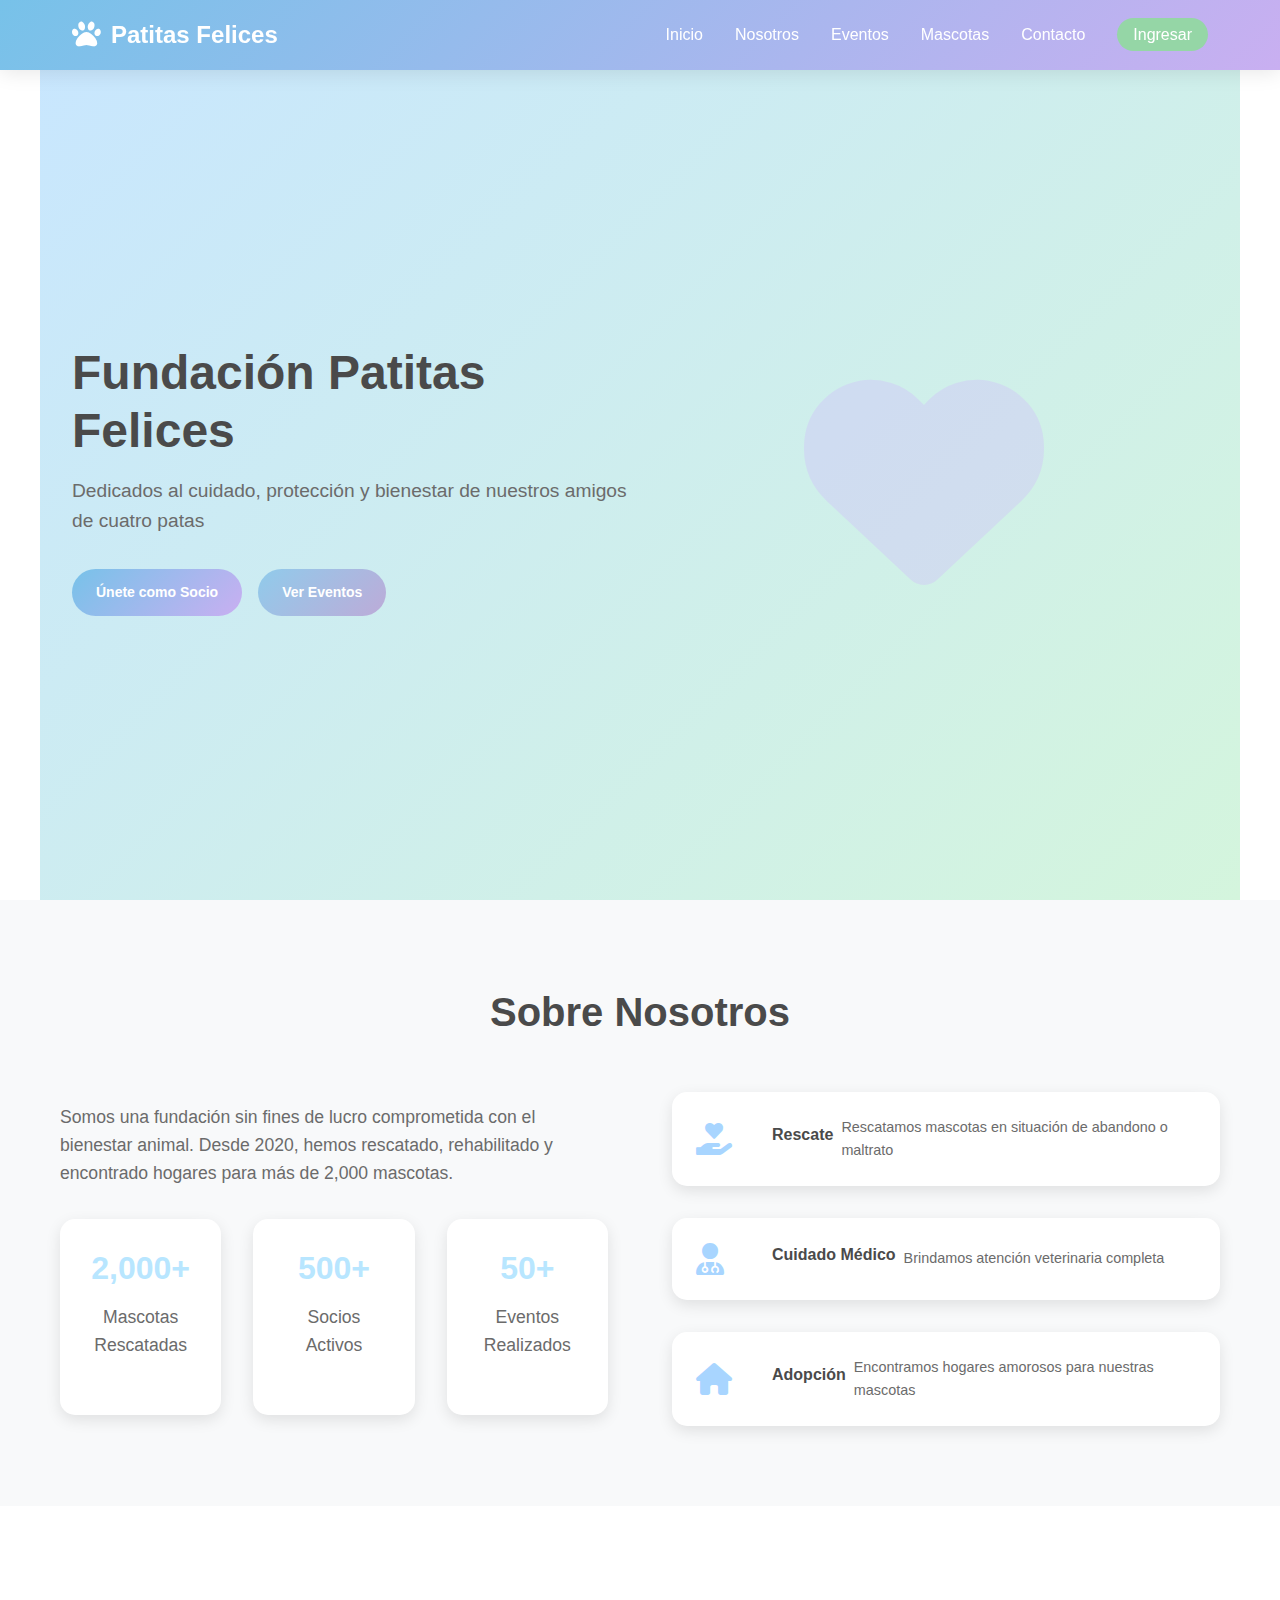
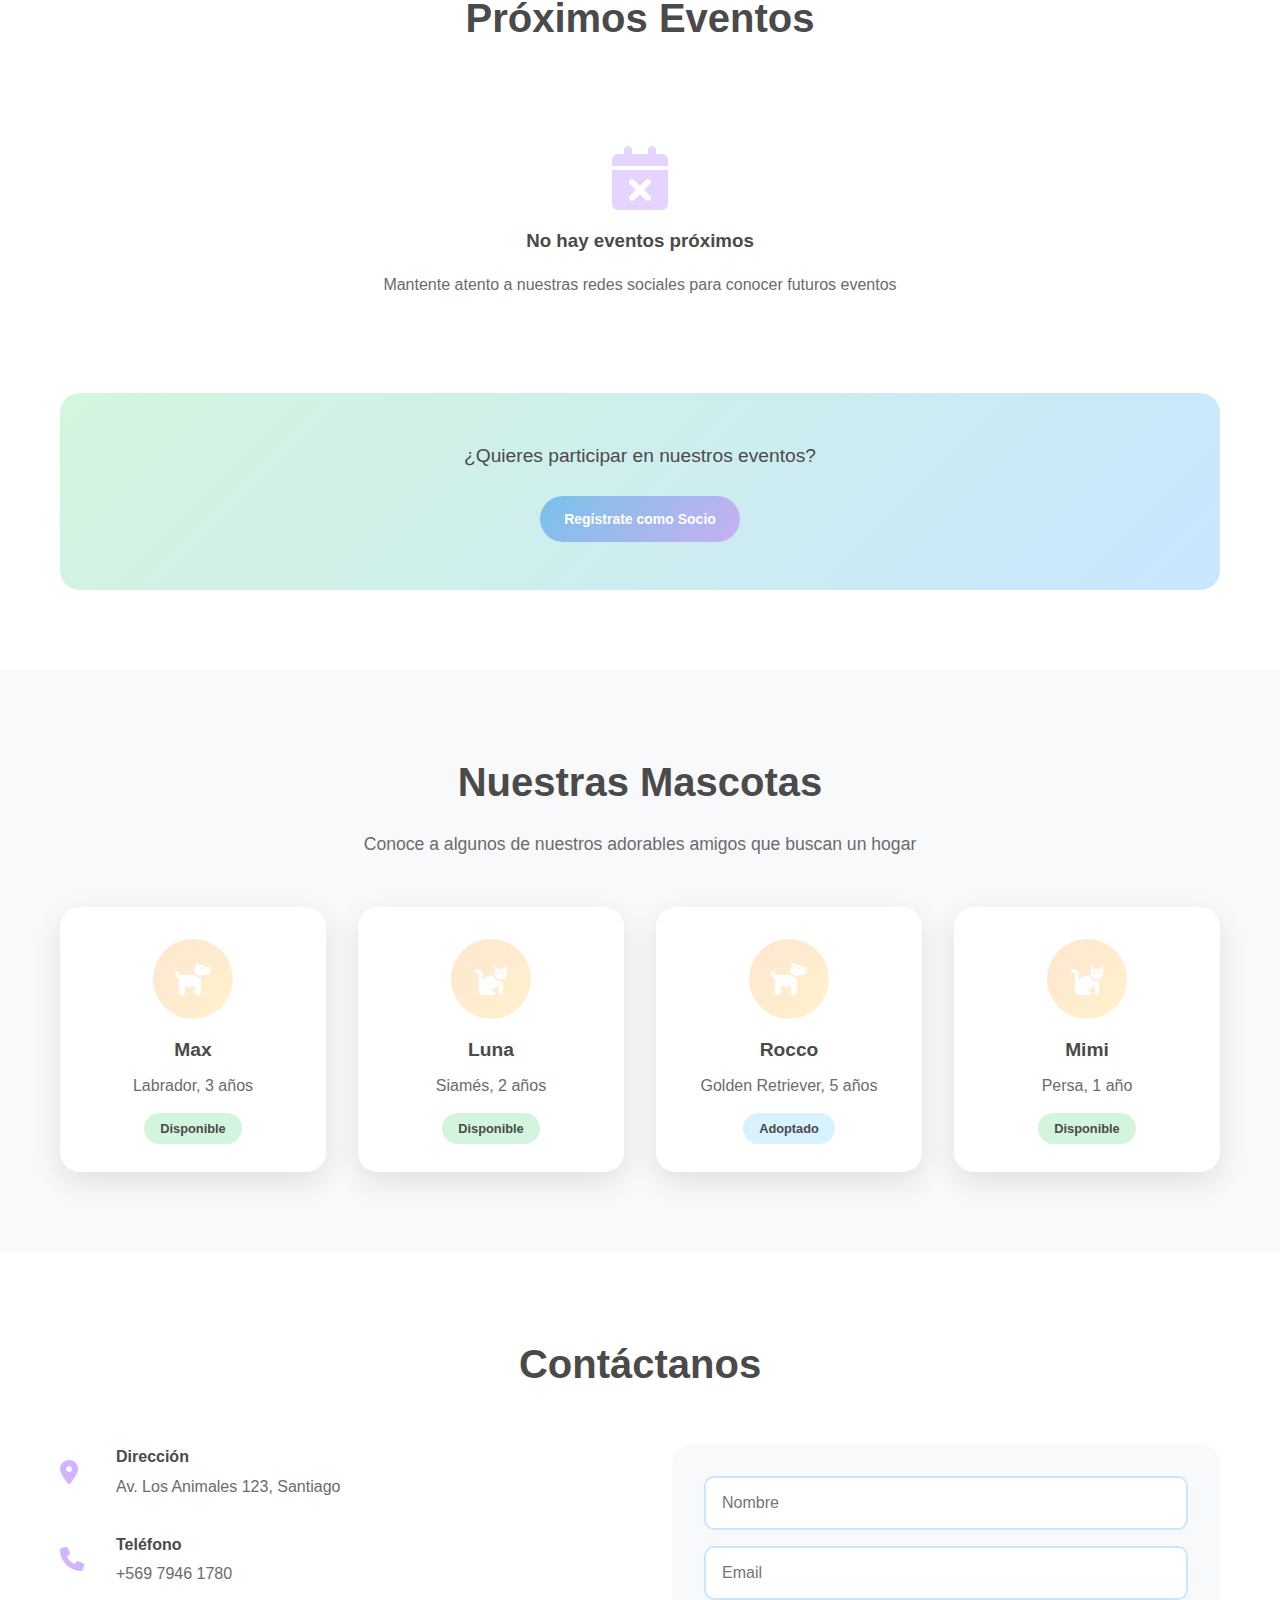
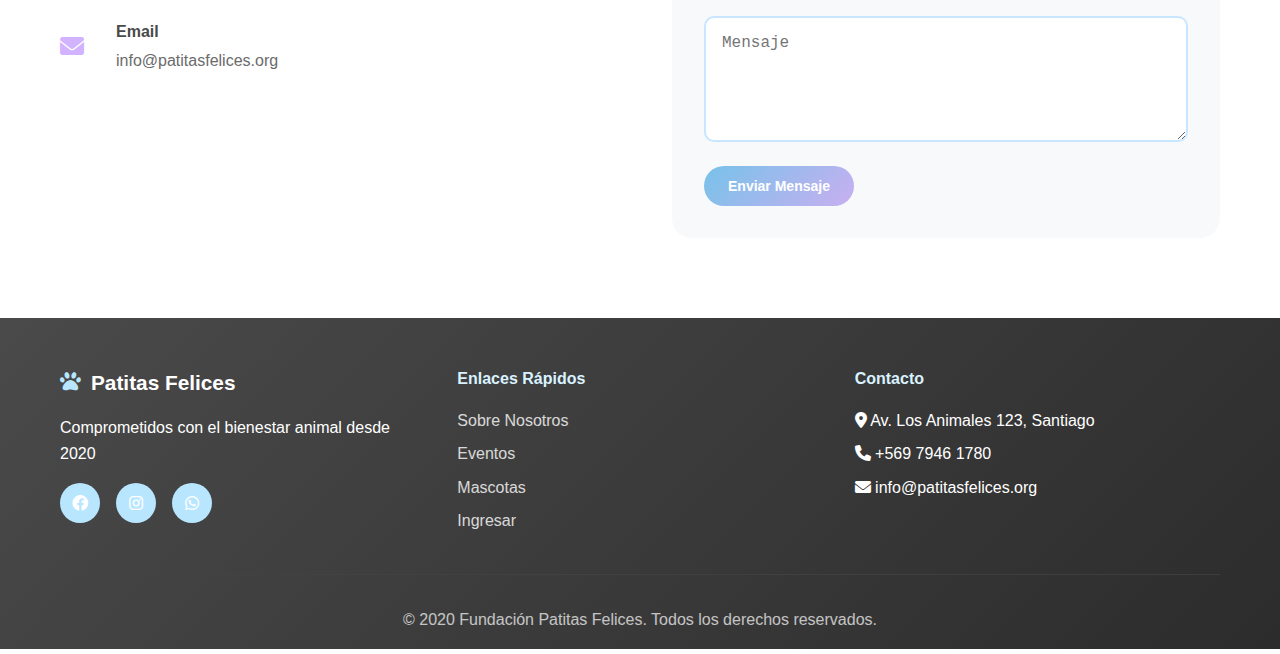
<file: index.html>
<!DOCTYPE html>
<html lang="es">
<head>
    <meta charset="UTF-8">
    <meta name="viewport" content="width=device-width, initial-scale=1.0">
    <title>Fundación Patitas Felices</title>
    <link rel="stylesheet" href="css/styles.css">
    <link href="https://cdnjs.cloudflare.com/ajax/libs/font-awesome/6.0.0/css/all.min.css" rel="stylesheet">
</head>
<body>
    <!-- Header -->
    <header class="header">
        <nav class="nav">
            <div class="nav-brand">
                <i class="fas fa-paw"></i>
                <span>Patitas Felices</span>
            </div>
            <ul class="nav-menu">
                <li><a href="#inicio">Inicio</a></li>
                <li><a href="#nosotros">Nosotros</a></li>
                <li><a href="#eventos">Eventos</a></li>
                <li><a href="#mascotas">Mascotas</a></li>
                <li><a href="#contacto">Contacto</a></li>
                <li><a href="login.html" class="btn-login">Ingresar</a></li>
            </ul>
            <div class="hamburger">
                <span></span>
                <span></span>
                <span></span>
            </div>
        </nav>
    </header>

    <!-- Hero Section -->
    <section id="inicio" class="hero">
        <div class="hero-content">
            <h1>Fundación Patitas Felices</h1>
            <p>Dedicados al cuidado, protección y bienestar de nuestros amigos de cuatro patas</p>
            <div class="hero-buttons">
                <a href="registro.html" class="btn btn-primary">Únete como Socio</a>
                <a href="#eventos" class="btn btn-secondary">Ver Eventos</a>
            </div>
        </div>
        <div class="hero-image">
            <i class="fas fa-heart"></i>
        </div>
    </section>

    <!-- Sobre Nosotros -->
    <section id="nosotros" class="about">
        <div class="container">
            <h2>Sobre Nosotros</h2>
            <div class="about-grid">
                <div class="about-text">
                    <p>Somos una fundación sin fines de lucro comprometida con el bienestar animal. Desde 2020, hemos rescatado, rehabilitado y encontrado hogares para más de 2,000 mascotas.</p>
                    <div class="stats">
                        <div class="stat">
                            <h3>2,000+</h3>
                            <p>Mascotas Rescatadas</p>
                        </div>
                        <div class="stat">
                            <h3>500+</h3>
                            <p>Socios Activos</p>
                        </div>
                        <div class="stat">
                            <h3>50+</h3>
                            <p>Eventos Realizados</p>
                        </div>
                    </div>
                </div>
                <div class="about-features">
                    <div class="feature">
                        <i class="fas fa-hand-holding-heart"></i>
                        <h4>Rescate</h4>
                        <p>Rescatamos mascotas en situación de abandono o maltrato</p>
                    </div>
                    <div class="feature">
                        <i class="fas fa-user-md"></i>
                        <h4>Cuidado Médico</h4>
                        <p>Brindamos atención veterinaria completa</p>
                    </div>
                    <div class="feature">
                        <i class="fas fa-home"></i>
                        <h4>Adopción</h4>
                        <p>Encontramos hogares amorosos para nuestras mascotas</p>
                    </div>
                </div>
            </div>
        </div>
    </section>

    <!-- Eventos -->
    <section id="eventos" class="events">
        <div class="container">
            <h2>Próximos Eventos</h2>
            <div class="events-grid" id="eventsGrid">
                <!-- Los eventos se cargarán dinámicamente -->
            </div>
            <div class="events-cta">
                <p>¿Quieres participar en nuestros eventos?</p>
                <a href="registro.html" class="btn btn-primary">Regístrate como Socio</a>
            </div>
        </div>
    </section>

    <!-- Mascotas -->
    <section id="mascotas" class="pets">
        <div class="container">
            <h2>Nuestras Mascotas</h2>
            <p class="pets-subtitle">Conoce a algunos de nuestros adorables amigos que buscan un hogar</p>
            <div class="pets-grid">
                <div class="pet-card">
                    <div class="pet-image">
                        <i class="fas fa-dog"></i>
                    </div>
                    <h4>Max</h4>
                    <p>Labrador, 3 años</p>
                    <span class="pet-status available">Disponible</span>
                </div>
                <div class="pet-card">
                    <div class="pet-image">
                        <i class="fas fa-cat"></i>
                    </div>
                    <h4>Luna</h4>
                    <p>Siamés, 2 años</p>
                    <span class="pet-status available">Disponible</span>
                </div>
                <div class="pet-card">
                    <div class="pet-image">
                        <i class="fas fa-dog"></i>
                    </div>
                    <h4>Rocco</h4>
                    <p>Golden Retriever, 5 años</p>
                    <span class="pet-status adopted">Adoptado</span>
                </div>
                <div class="pet-card">
                    <div class="pet-image">
                        <i class="fas fa-cat"></i>
                    </div>
                    <h4>Mimi</h4>
                    <p>Persa, 1 año</p>
                    <span class="pet-status available">Disponible</span>
                </div>
            </div>
        </div>
    </section>

    <!-- Contacto -->
    <section id="contacto" class="contact">
        <div class="container">
            <h2>Contáctanos</h2>
            <div class="contact-grid">
                <div class="contact-info">
                    <div class="contact-item">
                        <i class="fas fa-map-marker-alt"></i>
                        <div>
                            <h4>Dirección</h4>
                            <p>Av. Los Animales 123, Santiago</p>
                        </div>
                    </div>
                    <div class="contact-item">
                        <i class="fas fa-phone"></i>
                        <div>
                            <h4>Teléfono</h4>
                            <p>+569 7946 1780</p>
                        </div>
                    </div>
                    <div class="contact-item">
                        <i class="fas fa-envelope"></i>
                        <div>
                            <h4>Email</h4>
                            <p>info@patitasfelices.org</p>
                        </div>
                    </div>
                </div>
                <div class="contact-form">
                    <form id="contactForm">
                        <input type="text" placeholder="Nombre" required>
                        <input type="email" placeholder="Email" required>
                        <textarea placeholder="Mensaje" rows="5" required></textarea>
                        <button type="submit" class="btn btn-primary">Enviar Mensaje</button>
                    </form>
                </div>
            </div>
        </div>
    </section>

    <!-- Footer -->
    <footer class="footer">
        <div class="container">
            <div class="footer-content">
                <div class="footer-section">
                    <div class="footer-brand">
                        <i class="fas fa-paw"></i>
                        <span>Patitas Felices</span>
                    </div>
                    <p>Comprometidos con el bienestar animal desde 2020</p>
                    <div class="social-links">
                        <a href="#"><i class="fab fa-facebook"></i></a>
                        <a href="#"><i class="fab fa-instagram"></i></a>
                        <a href="https://wa.me/56979461780"><i class="fab fa-whatsapp"></i></a>
                    </div>
                </div>
                <div class="footer-section">
                    <h4>Enlaces Rápidos</h4>
                    <ul>
                        <li><a href="#nosotros">Sobre Nosotros</a></li>
                        <li><a href="#eventos">Eventos</a></li>
                        <li><a href="#mascotas">Mascotas</a></li>
                        <li><a href="login.html">Ingresar</a></li>
                    </ul>
                </div>
                <div class="footer-section">
                    <h4>Contacto</h4>
                    <ul>
                        <li><i class="fas fa-map-marker-alt"></i> Av. Los Animales 123, Santiago</li>
                        <li><i class="fas fa-phone"></i> +569 7946 1780</li>
                        <li><i class="fas fa-envelope"></i> info@patitasfelices.org</li>
                    </ul>
                </div>
            </div>
            <div class="footer-bottom">
                <p>&copy; 2020 Fundación Patitas Felices. Todos los derechos reservados.</p>
            </div>
        </div>
    </footer>

    <script src="js/data.js"></script>
    <script src="js/script.js"></script>
</body>
</html>
</file>
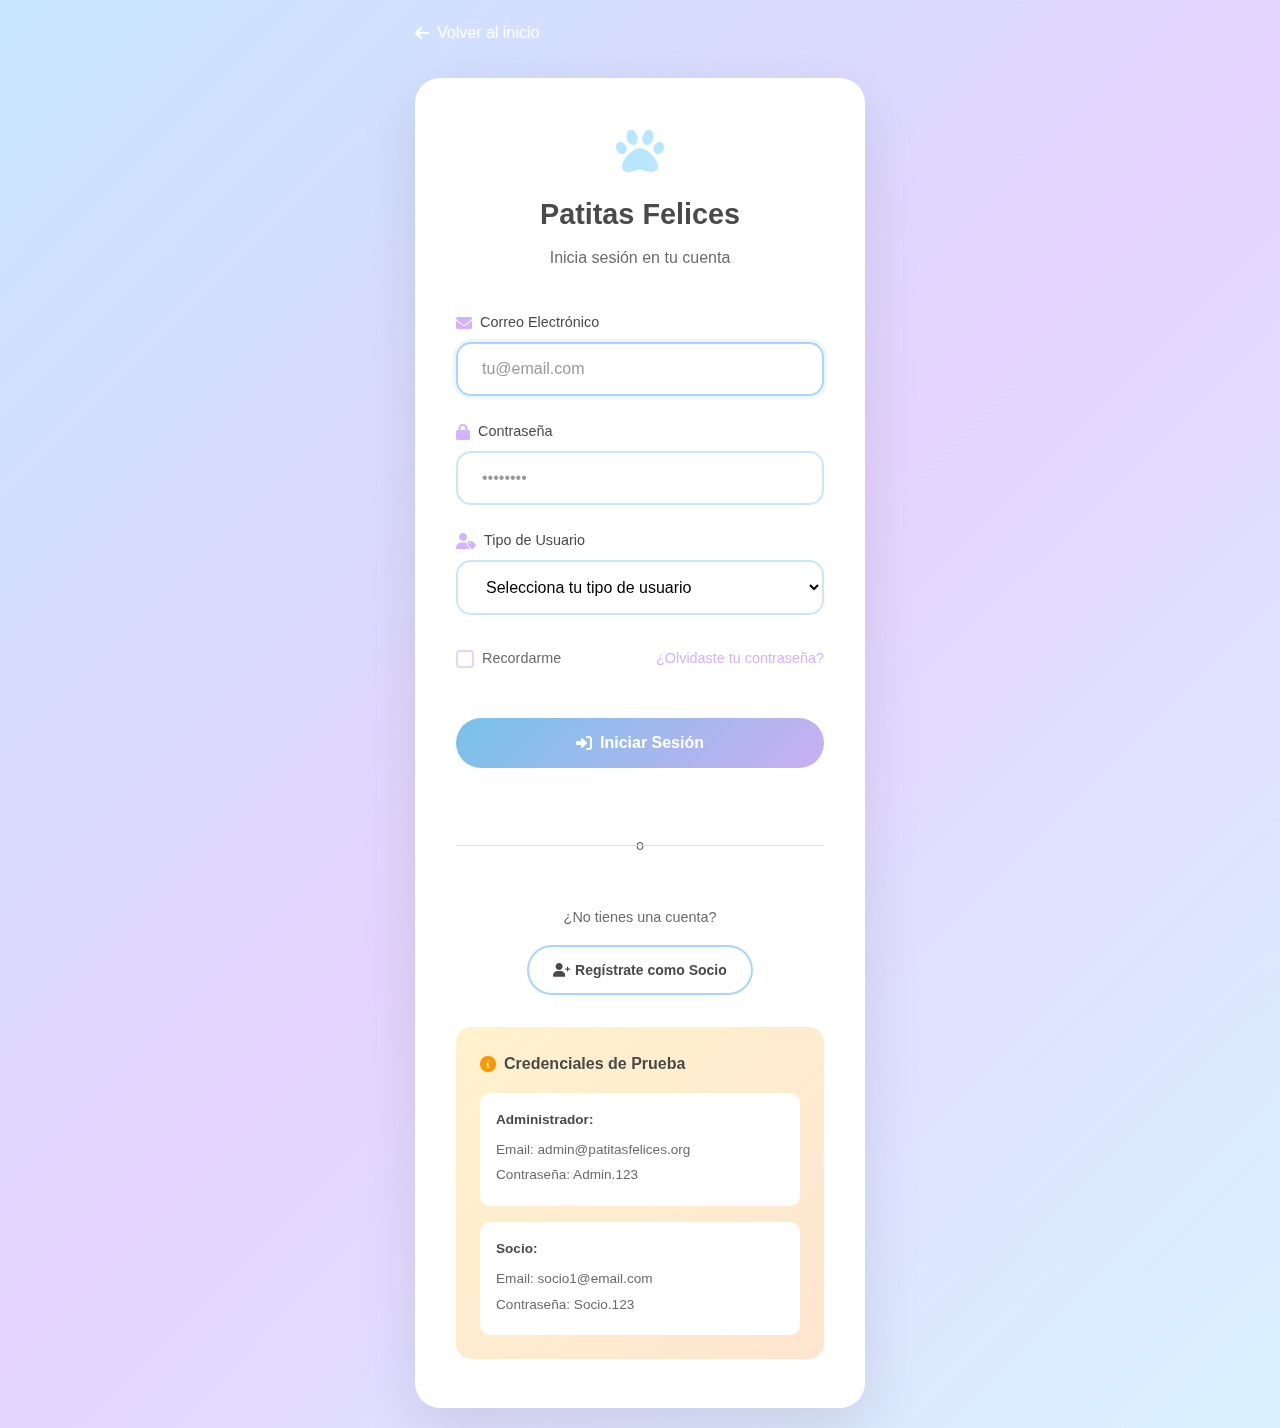
<file: admin.html>
<!DOCTYPE html>
<html lang="es">
<head>
    <meta charset="UTF-8">
    <meta name="viewport" content="width=device-width, initial-scale=1.0">
    <title>Panel de Administrador - Fundación Patitas Felices</title>
    <link rel="stylesheet" href="css/styles.css">
    <link rel="stylesheet" href="css/admin.css">
    <link href="https://cdnjs.cloudflare.com/ajax/libs/font-awesome/6.0.0/css/all.min.css" rel="stylesheet">
</head>
<body class="admin-body">
    <!-- Sidebar -->
    <aside class="sidebar">
        <div class="sidebar-header">
            <div class="sidebar-brand">
                <i class="fas fa-paw"></i>
                <span>Patitas Felices</span>
            </div>
        </div>

        <nav class="sidebar-nav">
            <ul>
                <li class="nav-item active">
                    <a href="#dashboard" class="nav-link" data-section="dashboard">
                        <i class="fas fa-tachometer-alt"></i>
                        <span>Dashboard</span>
                    </a>
                </li>
                <li class="nav-item">
                    <a href="#events" class="nav-link" data-section="events">
                        <i class="fas fa-calendar"></i>
                        <span>Eventos</span>
                    </a>
                </li>
                <li class="nav-item">
                    <a href="#socios" class="nav-link" data-section="socios">
                        <i class="fas fa-users"></i>
                        <span>Socios</span>
                    </a>
                </li>
                <li class="nav-item">
                    <a href="#pets" class="nav-link" data-section="pets">
                        <i class="fas fa-heart"></i>
                        <span>Mascotas</span>
                    </a>
                </li>
            </ul>
        </nav>

        <div class="sidebar-footer">
            <div class="user-info">
                <i class="fas fa-user-shield"></i>
                <div>
                    <span class="user-name" id="adminName">Administrador</span>
                    <span class="user-role">Admin</span>
                </div>
            </div>
            <button onclick="logout()" class="logout-btn">
                <i class="fas fa-sign-out-alt"></i>
            </button>
        </div>
    </aside>

    <!-- Main Content -->
    <main class="main-content">
        <!-- Header -->
        <header class="content-header">
            <div class="header-left">
                <button class="sidebar-toggle">
                    <i class="fas fa-bars"></i>
                </button>
                <h1 id="pageTitle">Dashboard</h1>
            </div>
            <div class="header-right">
                <a href="index.html" class="btn btn-outline">
                    <i class="fas fa-home"></i>
                    Ver Sitio Web
                </a>
            </div>
        </header>

        <!-- Dashboard Section -->
        <section id="dashboard" class="content-section active">
            <div class="stats-grid">
                <div class="stat-card">
                    <div class="stat-icon">
                        <i class="fas fa-users"></i>
                    </div>
                    <div class="stat-content">
                        <h3 id="totalSocios">0</h3>
                        <p>Socios Activos</p>
                    </div>
                </div>
                <div class="stat-card">
                    <div class="stat-icon">
                        <i class="fas fa-calendar"></i>
                    </div>
                    <div class="stat-content">
                        <h3 id="totalEvents">0</h3>
                        <p>Eventos Totales</p>
                    </div>
                </div>
                <div class="stat-card">
                    <div class="stat-icon">
                        <i class="fas fa-heart"></i>
                    </div>
                    <div class="stat-content">
                        <h3 id="totalPets">0</h3>
                        <p>Mascotas Registradas</p>
                    </div>
                </div>
                <div class="stat-card">
                    <div class="stat-icon">
                        <i class="fas fa-user-check"></i>
                    </div>
                    <div class="stat-content">
                        <h3 id="totalParticipants">0</h3>
                        <p>Participaciones</p>
                    </div>
                </div>
            </div>

            <div class="dashboard-content">
                <div class="dashboard-section">
                    <h2>Eventos Recientes</h2>
                    <div class="recent-events" id="recentEvents">
                        <!-- Los eventos se cargarán dinámicamente -->
                    </div>
                </div>

                <div class="dashboard-section">
                    <h2>Socios Nuevos</h2>
                    <div class="recent-socios" id="recentSocios">
                        <!-- Los socios se cargarán dinámicamente -->
                    </div>
                </div>
            </div>
        </section>

        <!-- Events Section -->
        <section id="events" class="content-section">
            <div class="section-header">
                <h2>Gestión de Eventos</h2>
                <button class="btn btn-primary" onclick="openEventModal()">
                    <i class="fas fa-plus"></i>
                    Nuevo Evento
                </button>
            </div>

            <div class="events-table">
                <table>
                    <thead>
                        <tr>
                            <th>Evento</th>
                            <th>Fecha</th>
                            <th>Ubicación</th>
                            <th>Participantes</th>
                            <th>Acciones</th>
                        </tr>
                    </thead>
                    <tbody id="eventsTableBody">
                        <!-- Los eventos se cargarán dinámicamente -->
                    </tbody>
                </table>
            </div>
        </section>

        <!-- Socios Section -->
        <section id="socios" class="content-section">
            <div class="section-header">
                <h2>Gestión de Socios</h2>
                <div class="search-box">
                    <i class="fas fa-search"></i>
                    <input type="text" placeholder="Buscar socio..." id="socioSearch">
                </div>
            </div>

            <div class="socios-grid" id="sociosGrid">
                <!-- Los socios se cargarán dinámicamente -->
            </div>
        </section>

        <!-- Pets Section -->
        <section id="pets" class="content-section">
            <div class="section-header">
                <h2>Mascotas Registradas</h2>
            </div>

            <div class="pets-table">
                <table>
                    <thead>
                        <tr>
                            <th>Mascota</th>
                            <th>Propietario</th>
                            <th>Tipo</th>
                            <th>Raza</th>
                            <th>Edad</th>
                            <th>Estado</th>
                        </tr>
                    </thead>
                    <tbody id="petsTableBody">
                        <!-- Las mascotas se cargarán dinámicamente -->
                    </tbody>
                </table>
            </div>
        </section>
    </main>

    <!-- Modal para crear/editar evento -->
    <div id="eventModal" class="modal">
        <div class="modal-content">
            <div class="modal-header">
                <h3 id="eventModalTitle">Nuevo Evento</h3>
                <button class="modal-close" onclick="closeEventModal()">
                    <i class="fas fa-times"></i>
                </button>
            </div>
            <form id="eventForm" class="modal-form">
                <input type="hidden" id="eventId" name="eventId">

                <div class="form-group">
                    <label for="eventTitle">Título del Evento</label>
                    <input type="text" id="eventTitle" name="title" required>
                </div>

                <div class="form-group">
                    <label for="eventDescription">Descripción</label>
                    <textarea id="eventDescription" name="description" rows="3" required></textarea>
                </div>

                <div class="form-row">
                    <div class="form-group">
                        <label for="eventDate">Fecha</label>
                        <input type="date" id="eventDate" name="date" required>
                    </div>
                    <div class="form-group">
                        <label for="eventTime">Hora</label>
                        <input type="time" id="eventTime" name="time" required>
                    </div>
                </div>

                <div class="form-group">
                    <label for="eventLocation">Ubicación</label>
                    <input type="text" id="eventLocation" name="location" required>
                </div>

                <div class="form-group">
                    <label for="eventMaxParticipants">Máximo de Participantes</label>
                    <input type="number" id="eventMaxParticipants" name="maxParticipants" min="1" required>
                </div>

                <div class="modal-actions">
                    <button type="button" class="btn btn-secondary" onclick="closeEventModal()">Cancelar</button>
                    <button type="submit" class="btn btn-primary">Guardar Evento</button>
                </div>
            </form>
        </div>
    </div>

    <!-- Modal para ver participantes -->
    <div id="participantsModal" class="modal">
        <div class="modal-content">
            <div class="modal-header">
                <h3 id="participantsModalTitle">Participantes del Evento</h3>
                <button class="modal-close" onclick="closeParticipantsModal()">
                    <i class="fas fa-times"></i>
                </button>
            </div>
            <div class="participants-list" id="participantsList">
                <!-- Los participantes se cargarán dinámicamente -->
            </div>
        </div>
    </div>

    <script src="js/data.js"></script>
    <script src="js/auth.js"></script>
    <script src="js/admin.js"></script>
</body>
</html>
</file>
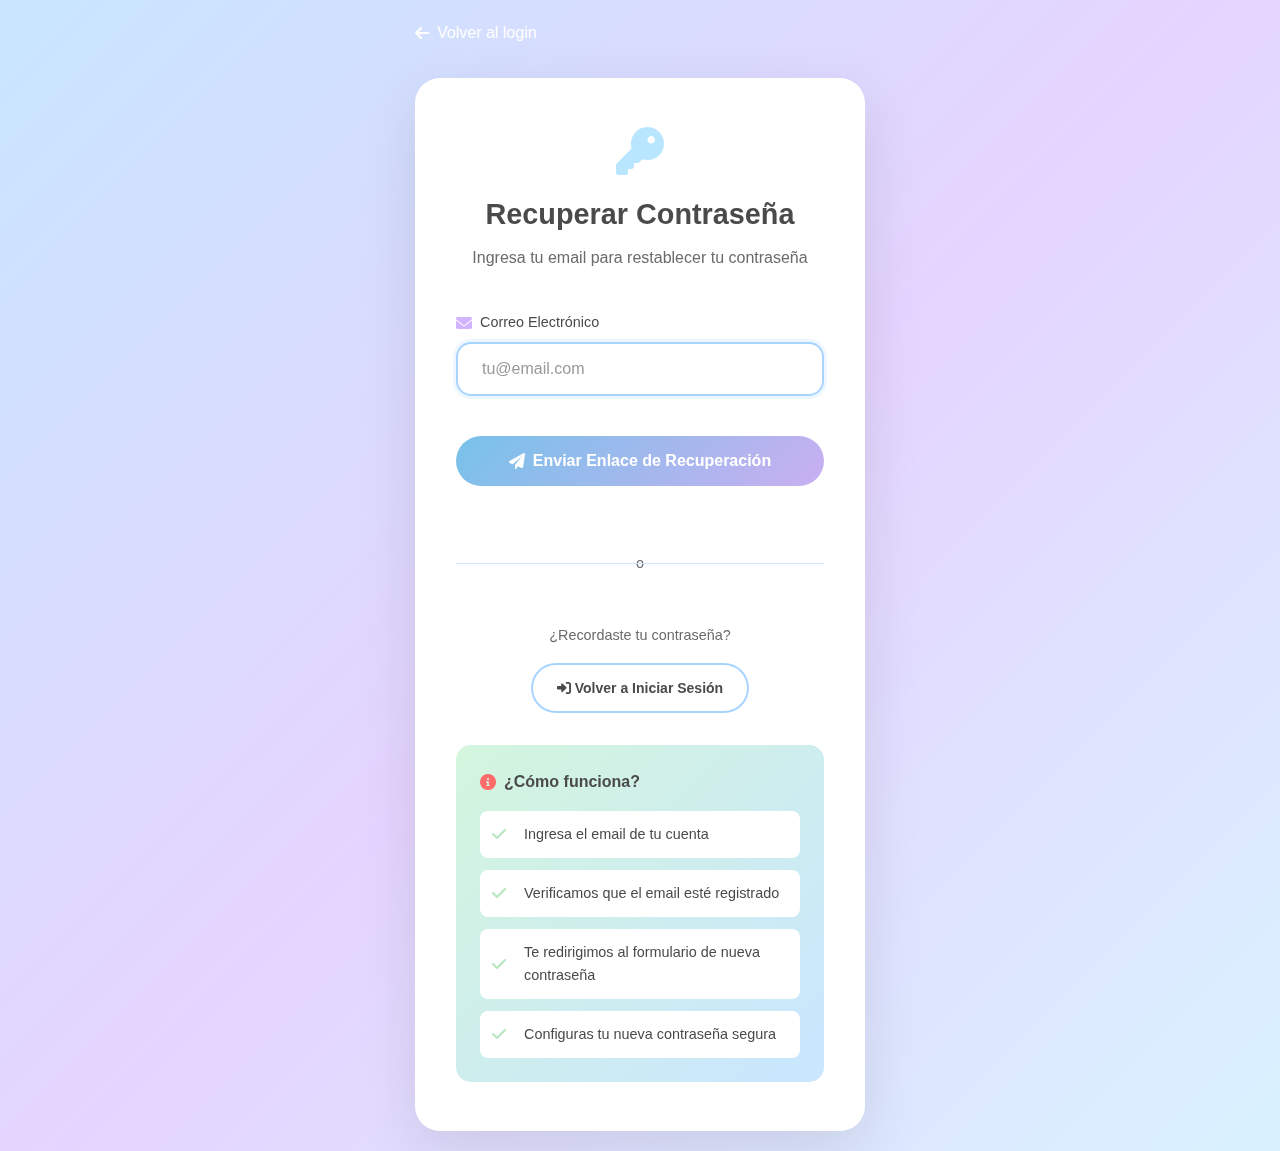
<file: forgot-password.html>
<!DOCTYPE html>
<html lang="es">
<head>
    <meta charset="UTF-8">
    <meta name="viewport" content="width=device-width, initial-scale=1.0">
    <title>Recuperar Contraseña - Fundación Patitas Felices</title>
    <link rel="stylesheet" href="css/styles.css">
    <link rel="stylesheet" href="css/auth.css">
    <link href="https://cdnjs.cloudflare.com/ajax/libs/font-awesome/6.0.0/css/all.min.css" rel="stylesheet">
    <link rel="icon" type="image/jpeg" href="img/logo.jpg">
</head>
<body class="auth-body">
    <div class="auth-container">
        <div class="auth-header">
            <a href="login.html" class="back-btn">
                <i class="fas fa-arrow-left"></i>
                Volver al login
            </a>
        </div>

        <div class="auth-card">
            <div class="auth-logo">
                <i class="fas fa-key"></i>
                <h1>Recuperar Contraseña</h1>
                <p>Ingresa tu email para restablecer tu contraseña</p>
            </div>

            <form id="forgotPasswordForm" class="auth-form">
                <div class="form-group">
                    <label for="email">
                        <i class="fas fa-envelope"></i>
                        Correo Electrónico
                    </label>
                    <input type="email" id="email" name="email" required placeholder="tu@email.com">
                </div>

                <button type="submit" class="btn btn-primary btn-full">
                    <i class="fas fa-paper-plane"></i>
                    Enviar Enlace de Recuperación
                </button>

                <div class="auth-divider">
                    <span>o</span>
                </div>

                <div class="auth-footer">
                    <p>¿Recordaste tu contraseña?</p>
                    <a href="login.html" class="btn btn-secondary btn-outline">
                        <i class="fas fa-sign-in-alt"></i>
                        Volver a Iniciar Sesión
                    </a>
                </div>
            </form>

            <!-- Info section -->
            <div class="info-section">
                <h4><i class="fas fa-info-circle"></i> ¿Cómo funciona?</h4>
                <div class="benefits-list">
                    <div class="benefit-item">
                        <i class="fas fa-check"></i>
                        <span>Ingresa el email de tu cuenta</span>
                    </div>
                    <div class="benefit-item">
                        <i class="fas fa-check"></i>
                        <span>Verificamos que el email esté registrado</span>
                    </div>
                    <div class="benefit-item">
                        <i class="fas fa-check"></i>
                        <span>Te redirigimos al formulario de nueva contraseña</span>
                    </div>
                    <div class="benefit-item">
                        <i class="fas fa-check"></i>
                        <span>Configuras tu nueva contraseña segura</span>
                    </div>
                </div>
            </div>
        </div>
    </div>

    <!-- Loading overlay -->
    <div id="loadingOverlay" class="loading-overlay" style="display: none;">
        <div class="loading-spinner">
            <i class="fas fa-key"></i>
            <p>Verificando email...</p>
        </div>
    </div>

    <script src="js/data.js"></script>
    <script src="js/password-recovery.js"></script>
</body>
</html>
</file>
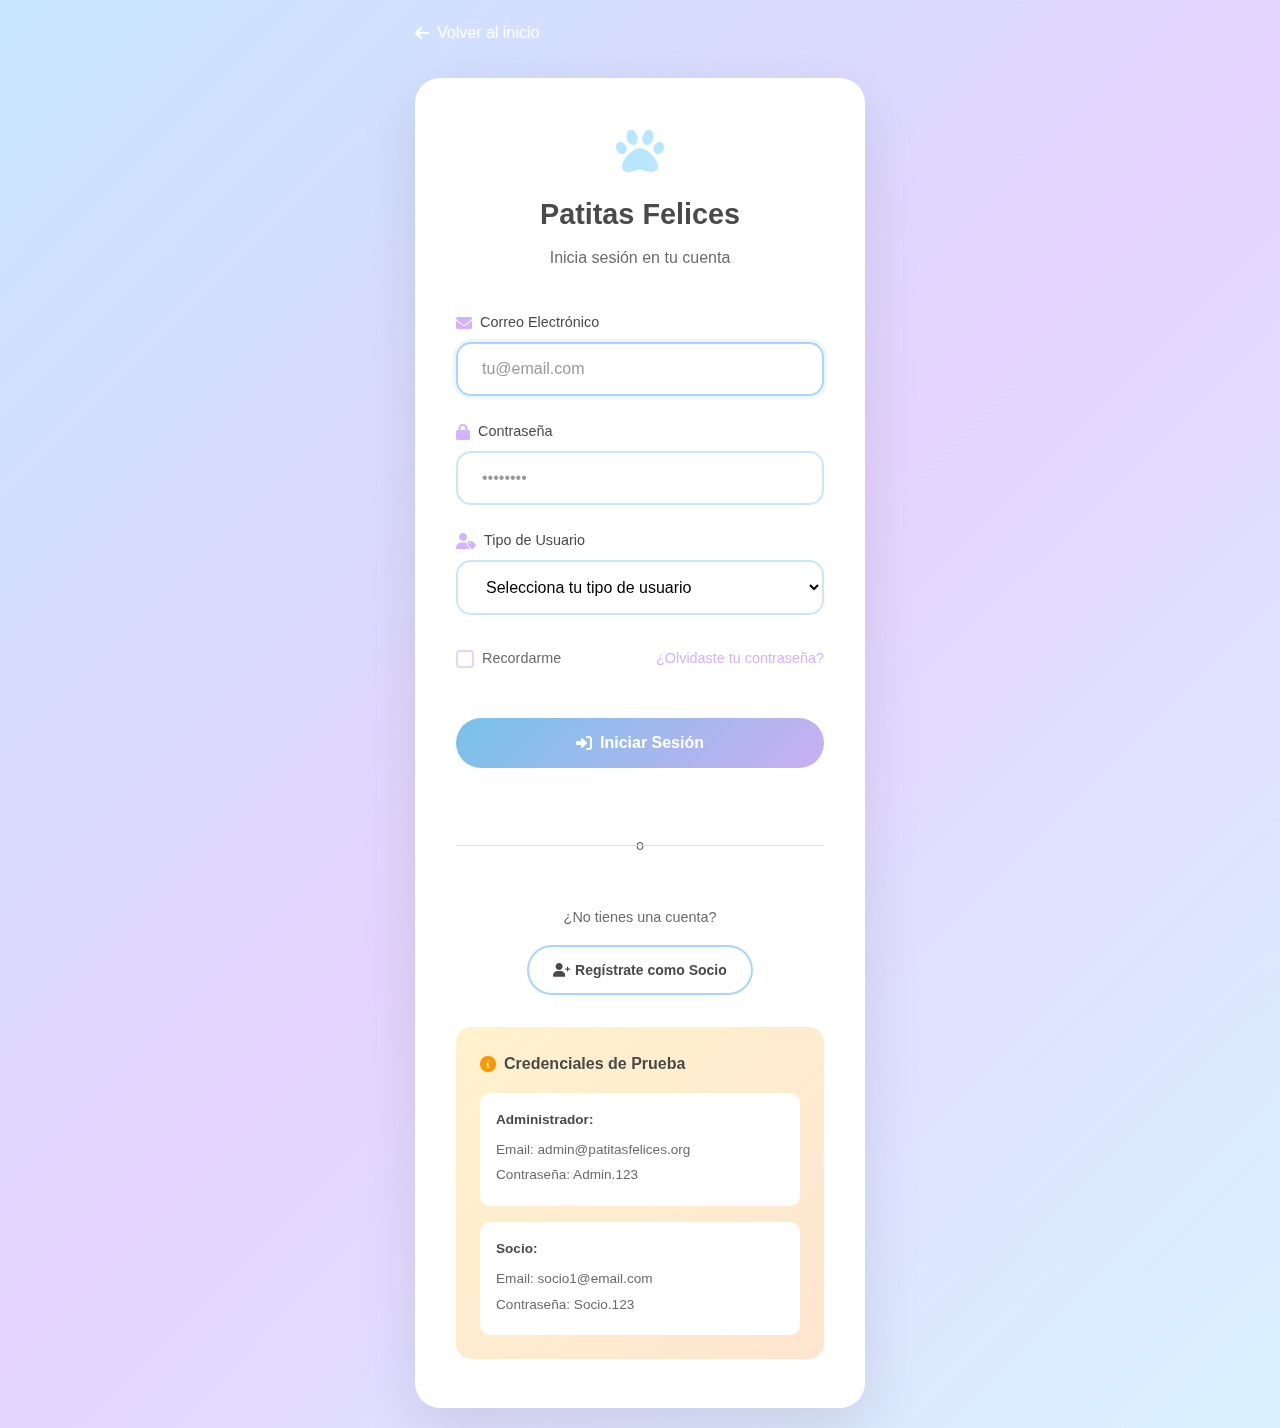
<file: login.html>
<!DOCTYPE html>
<html lang="es">
<head>
    <meta charset="UTF-8">
    <meta name="viewport" content="width=device-width, initial-scale=1.0">
    <title>Iniciar Sesión - Fundación Patitas Felices</title>
    <link rel="stylesheet" href="css/styles.css">
    <link rel="stylesheet" href="css/auth.css">
    <link href="https://cdnjs.cloudflare.com/ajax/libs/font-awesome/6.0.0/css/all.min.css" rel="stylesheet">
    <link rel="icon" type="image/jpeg" href="img/logo.jpg">
</head>
<body class="auth-body">
    <div class="auth-container">
        <div class="auth-header">
            <a href="index.html" class="back-btn">
                <i class="fas fa-arrow-left"></i>
                Volver al inicio
            </a>
        </div>

        <div class="auth-card">
            <div class="auth-logo">
                <i class="fas fa-paw"></i>
                <h1>Patitas Felices</h1>
                <p>Inicia sesión en tu cuenta</p>
            </div>

            <form id="loginForm" class="auth-form">
                <div class="form-group">
                    <label for="email">
                        <i class="fas fa-envelope"></i>
                        Correo Electrónico
                    </label>
                    <input type="email" id="email" name="email" required placeholder="tu@email.com">
                </div>

                <div class="form-group">
                    <label for="password">
                        <i class="fas fa-lock"></i>
                        Contraseña
                    </label>
                    <input type="password" id="password" name="password" required placeholder="••••••••">
                </div>

                <div class="form-group">
                    <label for="userType">
                        <i class="fas fa-user-tag"></i>
                        Tipo de Usuario
                    </label>
                    <select id="userType" name="userType">
                        <option value="">Selecciona tu tipo de usuario</option>
                        <option value="socio">Socio</option>
                        <option value="admin">Administrador</option>
                    </select>
                </div>

                <div class="form-options">
                    <label class="checkbox-label">
                        <input type="checkbox" id="rememberMe">
                        <span class="checkmark"></span>
                        Recordarme
                    </label>
                    <a href="forgot-password.html" class="forgot-password">¿Olvidaste tu contraseña?</a>
                </div>

                <button type="submit" class="btn btn-primary btn-full">
                    <i class="fas fa-sign-in-alt"></i>
                    Iniciar Sesión
                </button>

                <div class="auth-divider">
                    <span>o</span>
                </div>

                <div class="auth-footer">
                    <p>¿No tienes una cuenta?</p>
                    <a href="registro.html" class="btn btn-secondary btn-outline">
                        <i class="fas fa-user-plus"></i>
                        Regístrate como Socio
                    </a>
                </div>
            </form>

            <!-- Demo credentials -->
            <div class="demo-credentials">
                <h4><i class="fas fa-info-circle"></i> Credenciales de Prueba</h4>
                <div class="demo-users">
                    <div class="demo-user">
                        <strong>Administrador:</strong>
                        <p>Email: admin@patitasfelices.org</p>
                        <p>Contraseña: Admin.123</p>
                    </div>
                    <div class="demo-user">
                        <strong>Socio:</strong>
                        <p>Email: socio1@email.com</p>
                        <p>Contraseña: Socio.123</p>
                    </div>
                </div>
            </div>
        </div>
    </div>

    <!-- Loading overlay -->
    <div id="loadingOverlay" class="loading-overlay" style="display: none;">
        <div class="loading-spinner">
            <i class="fas fa-paw"></i>
            <p>Iniciando sesión...</p>
        </div>
    </div>

    <script src="js/data.js"></script>
    <script src="js/auth.js"></script>
</body>
</html>
</file>
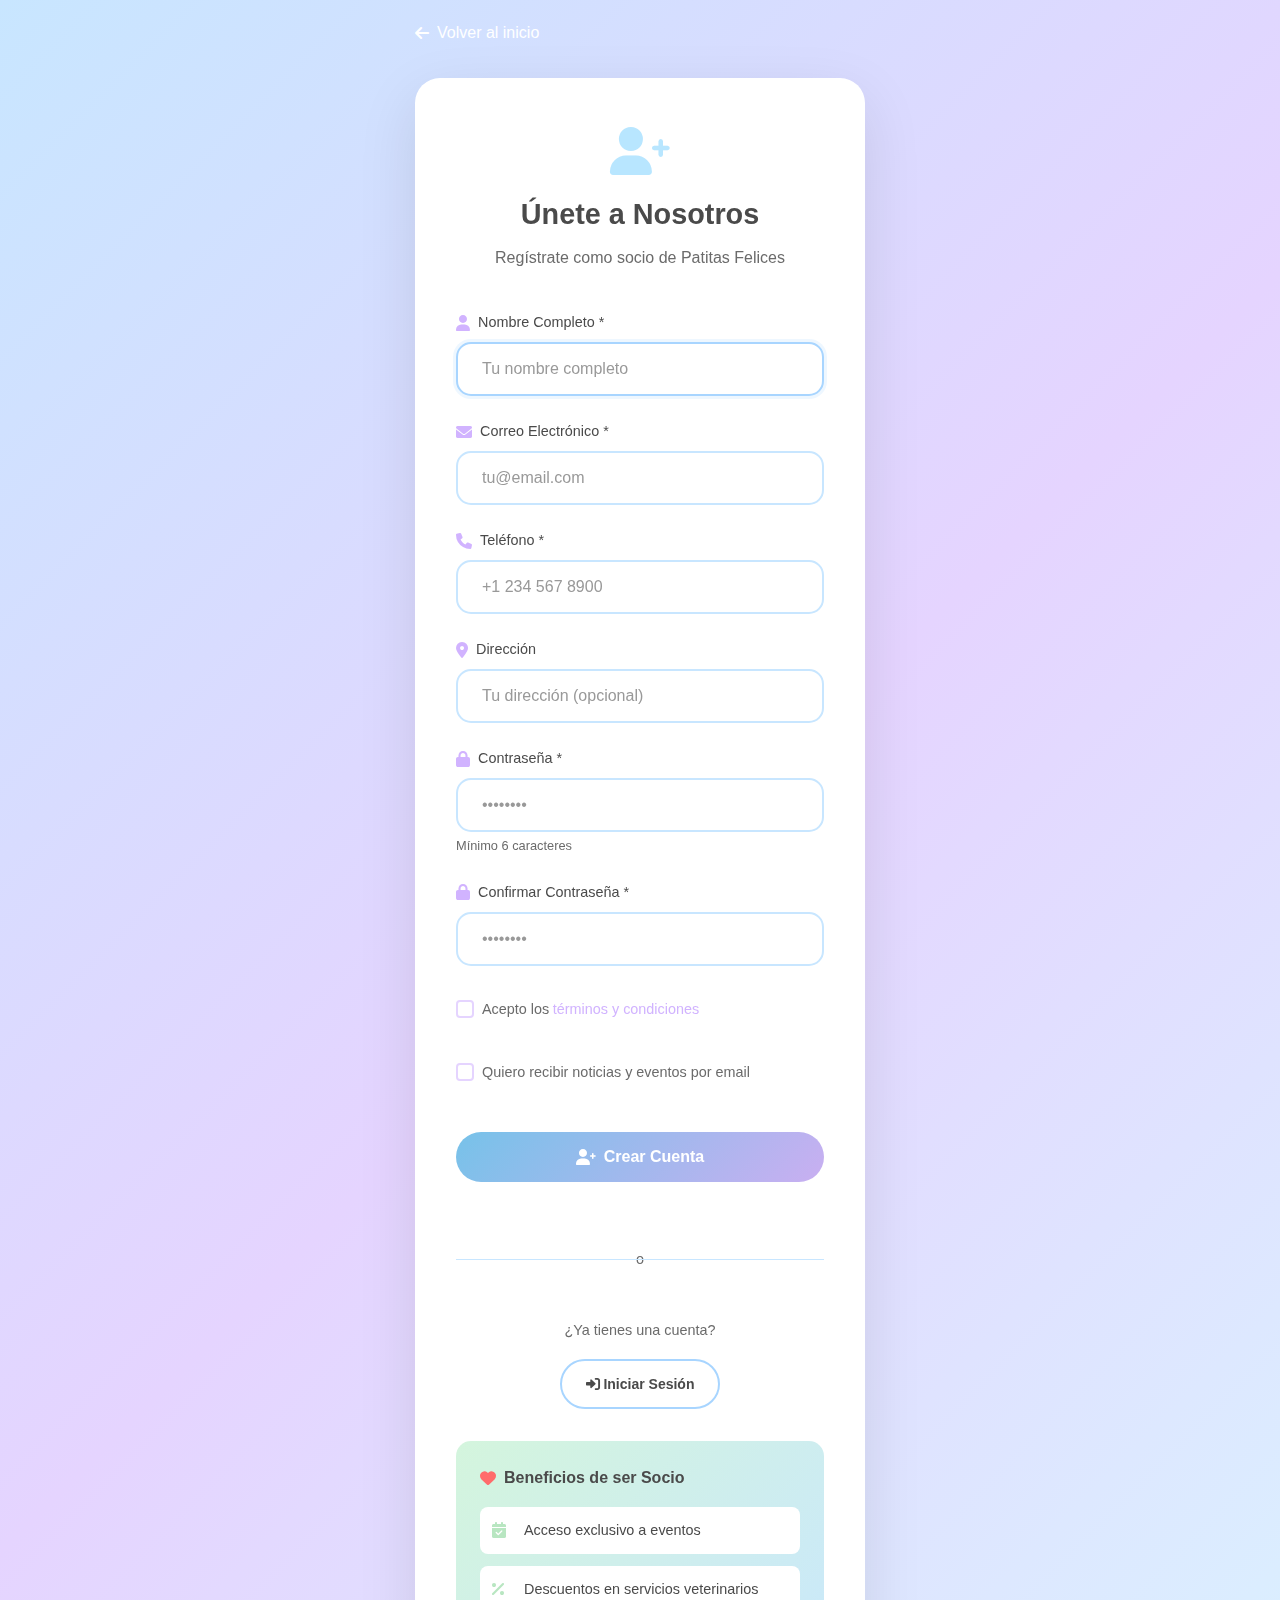
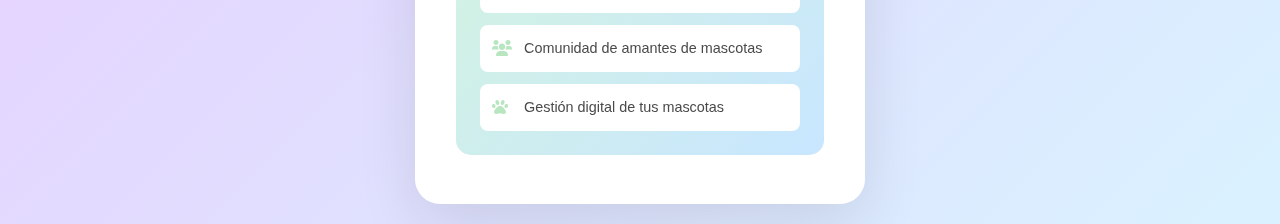
<file: registro.html>
<!DOCTYPE html>
<html lang="es">
<head>
    <meta charset="UTF-8">
    <meta name="viewport" content="width=device-width, initial-scale=1.0">
    <title>Registro - Fundación Patitas Felices</title>
    <link rel="stylesheet" href="css/styles.css">
    <link rel="stylesheet" href="css/auth.css">
    <link href="https://cdnjs.cloudflare.com/ajax/libs/font-awesome/6.0.0/css/all.min.css" rel="stylesheet">
</head>
<body class="auth-body">
    <div class="auth-container">
        <div class="auth-header">
            <a href="index.html" class="back-btn">
                <i class="fas fa-arrow-left"></i>
                Volver al inicio
            </a>
        </div>

        <div class="auth-card">
            <div class="auth-logo">
                <i class="fas fa-user-plus"></i>
                <h1>Únete a Nosotros</h1>
                <p>Regístrate como socio de Patitas Felices</p>
            </div>

            <form id="registerForm" class="auth-form">
                <div class="form-group">
                    <label for="name">
                        <i class="fas fa-user"></i>
                        Nombre Completo *
                    </label>
                    <input type="text" id="name" name="name" required placeholder="Tu nombre completo">
                </div>

                <div class="form-group">
                    <label for="email">
                        <i class="fas fa-envelope"></i>
                        Correo Electrónico *
                    </label>
                    <input type="email" id="email" name="email" required placeholder="tu@email.com">
                </div>

                <div class="form-group">
                    <label for="phone">
                        <i class="fas fa-phone"></i>
                        Teléfono *
                    </label>
                    <input type="tel" id="phone" name="phone" required placeholder="+1 234 567 8900">
                </div>

                <div class="form-group">
                    <label for="address">
                        <i class="fas fa-map-marker-alt"></i>
                        Dirección
                    </label>
                    <input type="text" id="address" name="address" placeholder="Tu dirección (opcional)">
                </div>

                <div class="form-group">
                    <label for="password">
                        <i class="fas fa-lock"></i>
                        Contraseña *
                    </label>
                    <input type="password" id="password" name="password" required placeholder="••••••••" minlength="6">
                    <small class="field-hint">Mínimo 6 caracteres</small>
                </div>

                <div class="form-group">
                    <label for="confirmPassword">
                        <i class="fas fa-lock"></i>
                        Confirmar Contraseña *
                    </label>
                    <input type="password" id="confirmPassword" name="confirmPassword" required placeholder="••••••••">
                </div>

                <div class="form-options">
                    <label class="checkbox-label">
                        <input type="checkbox" id="terms" required>
                        <span class="checkmark"></span>
                        Acepto los <a href="#" class="terms-link">términos y condiciones</a>
                    </label>
                </div>

                <div class="form-options">
                    <label class="checkbox-label">
                        <input type="checkbox" id="newsletter">
                        <span class="checkmark"></span>
                        Quiero recibir noticias y eventos por email
                    </label>
                </div>

                <button type="submit" class="btn btn-primary btn-full">
                    <i class="fas fa-user-plus"></i>
                    Crear Cuenta
                </button>

                <div class="auth-divider">
                    <span>o</span>
                </div>

                <div class="auth-footer">
                    <p>¿Ya tienes una cuenta?</p>
                    <a href="login.html" class="btn btn-secondary btn-outline">
                        <i class="fas fa-sign-in-alt"></i>
                        Iniciar Sesión
                    </a>
                </div>
            </form>

            <!-- Información adicional -->
            <div class="info-section">
                <h4><i class="fas fa-heart"></i> Beneficios de ser Socio</h4>
                <div class="benefits-list">
                    <div class="benefit-item">
                        <i class="fas fa-calendar-check"></i>
                        <span>Acceso exclusivo a eventos</span>
                    </div>
                    <div class="benefit-item">
                        <i class="fas fa-percent"></i>
                        <span>Descuentos en servicios veterinarios</span>
                    </div>
                    <div class="benefit-item">
                        <i class="fas fa-users"></i>
                        <span>Comunidad de amantes de mascotas</span>
                    </div>
                    <div class="benefit-item">
                        <i class="fas fa-paw"></i>
                        <span>Gestión digital de tus mascotas</span>
                    </div>
                </div>
            </div>
        </div>
    </div>

    <!-- Loading overlay -->
    <div id="loadingOverlay" class="loading-overlay" style="display: none;">
        <div class="loading-spinner">
            <i class="fas fa-user-plus"></i>
            <p>Creando tu cuenta...</p>
        </div>
    </div>

    <script src="js/data.js"></script>
    <script src="js/auth.js"></script>
</body>
</html>
</file>
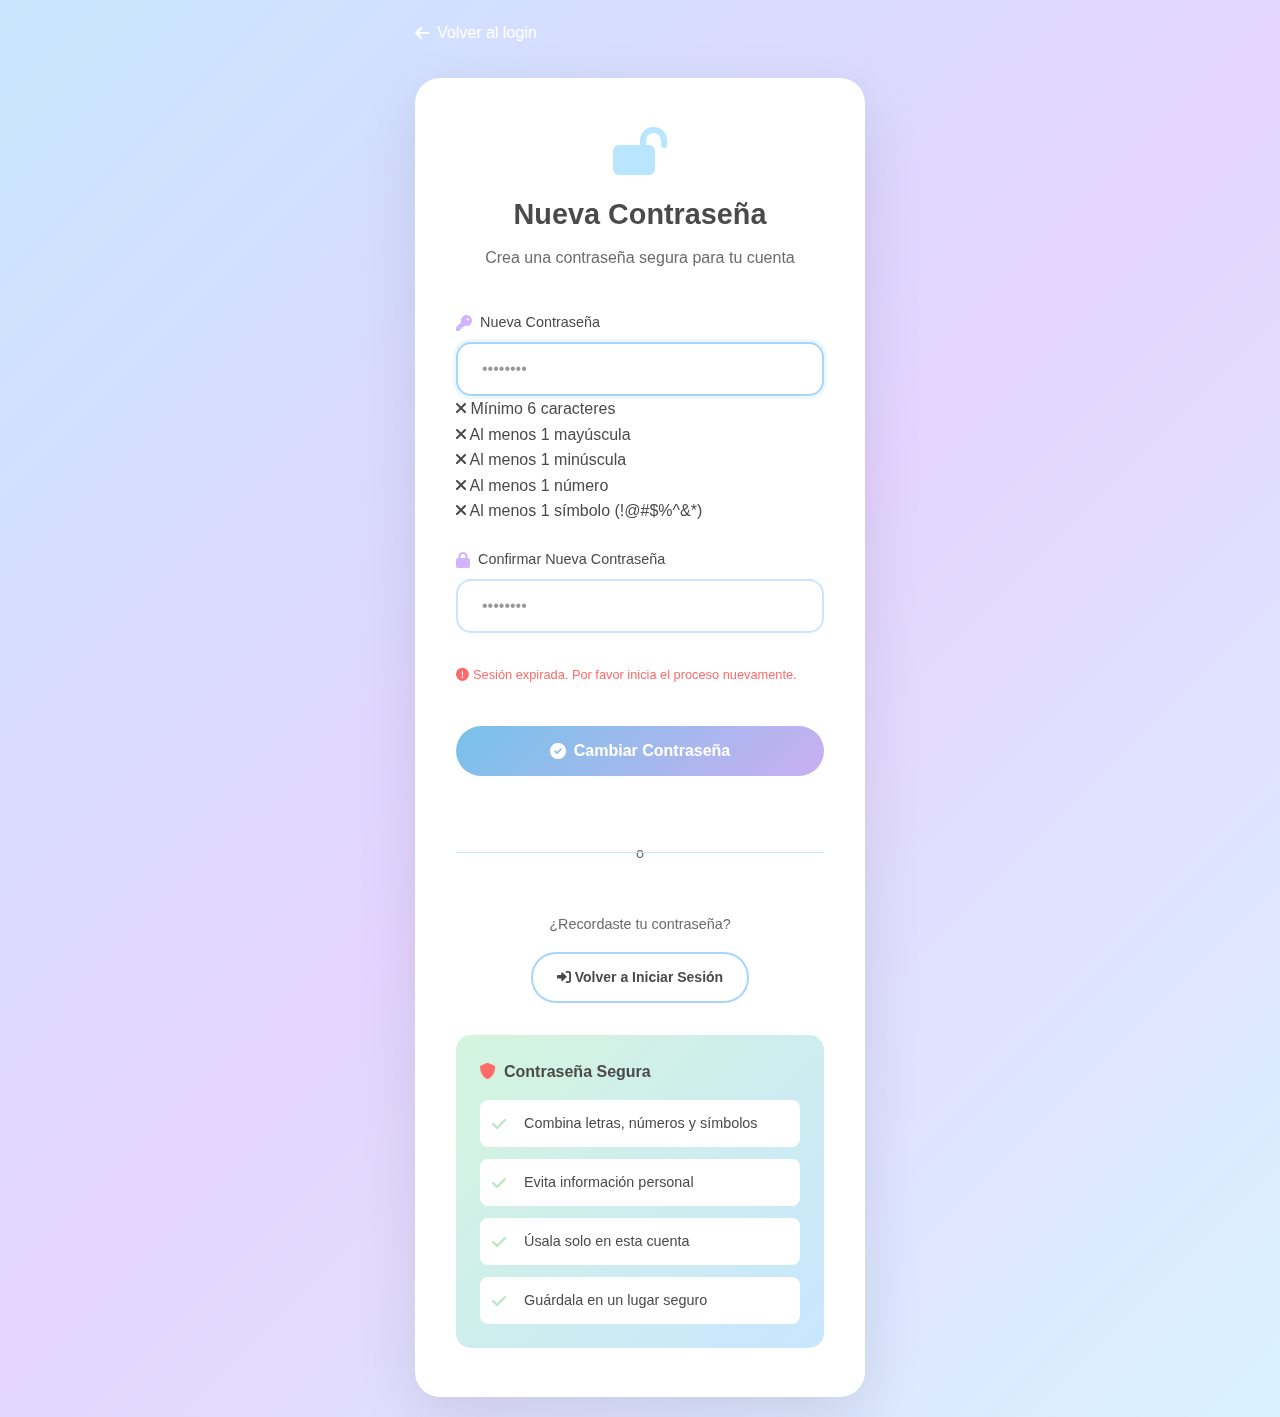
<file: reset-password.html>
<!DOCTYPE html>
<html lang="es">
<head>
    <meta charset="UTF-8">
    <meta name="viewport" content="width=device-width, initial-scale=1.0">
    <title>Restablecer Contraseña - Fundación Patitas Felices</title>
    <link rel="stylesheet" href="css/styles.css">
    <link rel="stylesheet" href="css/auth.css">
    <link href="https://cdnjs.cloudflare.com/ajax/libs/font-awesome/6.0.0/css/all.min.css" rel="stylesheet">
    <link rel="icon" type="image/jpeg" href="img/logo.jpg">
</head>
<body class="auth-body">
    <div class="auth-container">
        <div class="auth-header">
            <a href="login.html" class="back-btn">
                <i class="fas fa-arrow-left"></i>
                Volver al login
            </a>
        </div>

        <div class="auth-card">
            <div class="auth-logo">
                <i class="fas fa-lock-open"></i>
                <h1>Nueva Contraseña</h1>
                <p>Crea una contraseña segura para tu cuenta</p>
            </div>

            <form id="resetPasswordForm" class="auth-form">
                <input type="hidden" id="userEmail" name="userEmail">
                
                <div class="form-group">
                    <label for="newPassword">
                        <i class="fas fa-key"></i>
                        Nueva Contraseña
                    </label>
                    <input type="password" id="newPassword" name="newPassword" required placeholder="••••••••">
                    <div class="password-requirements">
                        <div class="requirement" id="length-req">
                            <i class="fas fa-times"></i>
                            <span>Mínimo 6 caracteres</span>
                        </div>
                        <div class="requirement" id="uppercase-req">
                            <i class="fas fa-times"></i>
                            <span>Al menos 1 mayúscula</span>
                        </div>
                        <div class="requirement" id="lowercase-req">
                            <i class="fas fa-times"></i>
                            <span>Al menos 1 minúscula</span>
                        </div>
                        <div class="requirement" id="number-req">
                            <i class="fas fa-times"></i>
                            <span>Al menos 1 número</span>
                        </div>
                        <div class="requirement" id="symbol-req">
                            <i class="fas fa-times"></i>
                            <span>Al menos 1 símbolo (!@#$%^&*)</span>
                        </div>
                    </div>
                </div>

                <div class="form-group">
                    <label for="confirmPassword">
                        <i class="fas fa-lock"></i>
                        Confirmar Nueva Contraseña
                    </label>
                    <input type="password" id="confirmPassword" name="confirmPassword" required placeholder="••••••••">
                </div>

                <button type="submit" class="btn btn-primary btn-full" id="resetBtn" disabled>
                    <i class="fas fa-check-circle"></i>
                    Cambiar Contraseña
                </button>

                <div class="auth-divider">
                    <span>o</span>
                </div>

                <div class="auth-footer">
                    <p>¿Recordaste tu contraseña?</p>
                    <a href="login.html" class="btn btn-secondary btn-outline">
                        <i class="fas fa-sign-in-alt"></i>
                        Volver a Iniciar Sesión
                    </a>
                </div>
            </form>

            <!-- Info section -->
            <div class="info-section">
                <h4><i class="fas fa-shield-alt"></i> Contraseña Segura</h4>
                <div class="benefits-list">
                    <div class="benefit-item">
                        <i class="fas fa-check"></i>
                        <span>Combina letras, números y símbolos</span>
                    </div>
                    <div class="benefit-item">
                        <i class="fas fa-check"></i>
                        <span>Evita información personal</span>
                    </div>
                    <div class="benefit-item">
                        <i class="fas fa-check"></i>
                        <span>Úsala solo en esta cuenta</span>
                    </div>
                    <div class="benefit-item">
                        <i class="fas fa-check"></i>
                        <span>Guárdala en un lugar seguro</span>
                    </div>
                </div>
            </div>
        </div>
    </div>

    <!-- Loading overlay -->
    <div id="loadingOverlay" class="loading-overlay" style="display: none;">
        <div class="loading-spinner">
            <i class="fas fa-lock-open"></i>
            <p>Cambiando contraseña...</p>
        </div>
    </div>

    <script src="js/data.js"></script>
    <script src="js/password-recovery.js"></script>
</body>
</html>
</file>
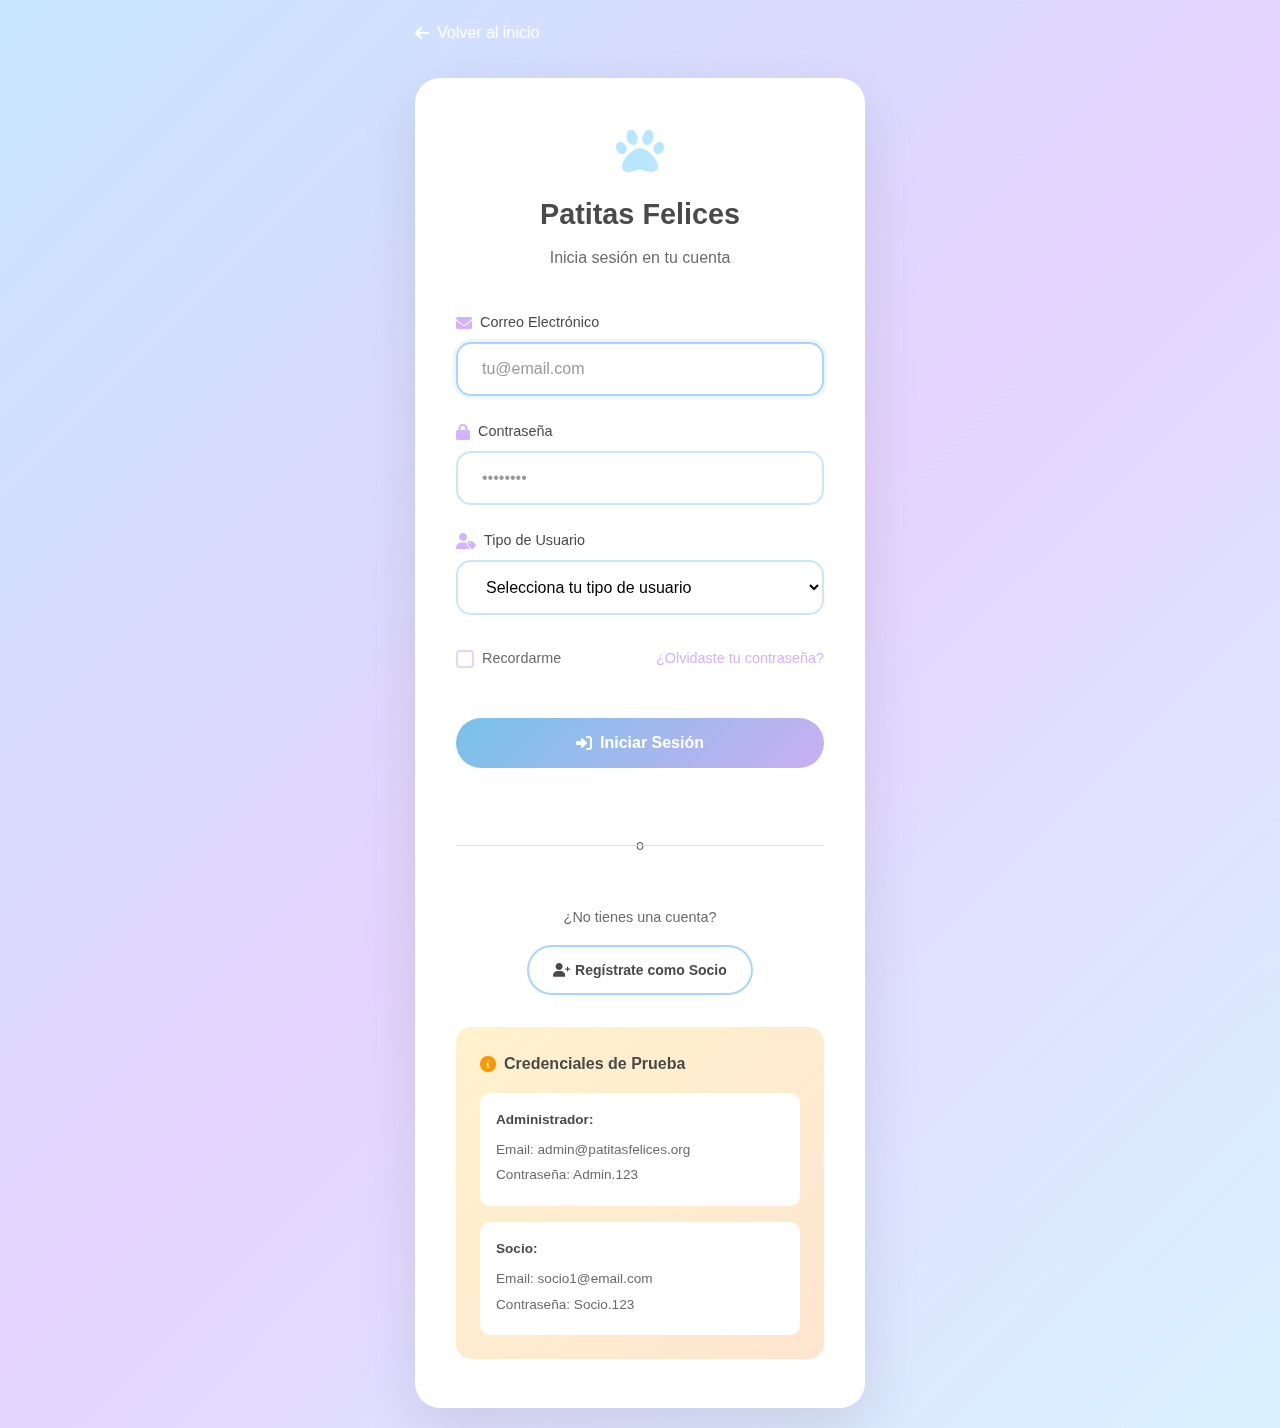
<file: socio.html>
<!DOCTYPE html>
<html lang="es">
<head>
    <meta charset="UTF-8">
    <meta name="viewport" content="width=device-width, initial-scale=1.0">
    <title>Panel de Socio - Fundación Patitas Felices</title>
    <link rel="stylesheet" href="css/styles.css">
    <link rel="stylesheet" href="css/socio.css">
    <link href="https://cdnjs.cloudflare.com/ajax/libs/font-awesome/6.0.0/css/all.min.css" rel="stylesheet">
    <link rel="icon" type="image/jpeg" href="img/logo.jpg">
</head>
<body class="socio-body">
    <!-- Header -->
    <header class="socio-header">
        <div class="header-content">
            <div class="header-left">
                <div class="brand">
                    <i class="fas fa-paw"></i>
                    <span>Patitas Felices</span>
                </div>
                <nav class="main-nav">
                    <button class="nav-btn active" data-section="dashboard">
                        <i class="fas fa-home"></i>
                        <span>Inicio</span>
                    </button>
                    <button class="nav-btn" data-section="events">
                        <i class="fas fa-calendar"></i>
                        <span>Eventos</span>
                    </button>
                    <button class="nav-btn" data-section="pets">
                        <i class="fas fa-heart"></i>
                        <span>Mis Mascotas</span>
                    </button>
                    <button class="nav-btn" data-section="profile">
                        <i class="fas fa-user"></i>
                        <span>Mi Perfil</span>
                    </button>
                </nav>
            </div>
            <div class="header-right">
                <div class="user-menu">
                    <div class="user-info">
                        <span class="user-name" id="socioName">Socio</span>
                        <span class="user-role">Miembro</span>
                    </div>
                    <div class="user-avatar" id="userAvatar">S</div>
                    <button class="logout-btn" onclick="logout()">
                        <i class="fas fa-sign-out-alt"></i>
                    </button>
                </div>
                <a href="index.html" class="btn btn-outline">
                    <i class="fas fa-globe"></i>
                    Sitio Web
                </a>
            </div>
        </div>
    </header>

    <!-- Main Content -->
    <main class="main-content">
        <!-- Dashboard Section -->
        <section id="dashboard" class="content-section active">
            <div class="welcome-banner">
                <div class="welcome-content">
                    <h1>¡Bienvenido/a, <span id="welcomeName">Socio</span>!</h1>
                    <p>Gestiona tus mascotas, únete a eventos y mantente conectado con nuestra comunidad</p>
                </div>
                <div class="welcome-stats">
                    <div class="stat-item">
                        <i class="fas fa-heart"></i>
                        <div>
                            <span class="stat-number" id="myPetsCount">0</span>
                            <span class="stat-label">Mis Mascotas</span>
                        </div>
                    </div>
                    <div class="stat-item">
                        <i class="fas fa-calendar-check"></i>
                        <div>
                            <span class="stat-number" id="myEventsCount">0</span>
                            <span class="stat-label">Eventos Apuntado</span>
                        </div>
                    </div>
                </div>
            </div>

            <div class="dashboard-grid">
                <div class="dashboard-card">
                    <h3><i class="fas fa-calendar-alt"></i> Próximos Eventos</h3>
                    <div class="upcoming-events" id="upcomingEvents">
                        <!-- Los eventos se cargarán dinámicamente -->
                    </div>
                    <a href="#" class="card-action" onclick="switchSection('events')">Ver todos los eventos</a>
                </div>

                <div class="dashboard-card">
                    <h3><i class="fas fa-paw"></i> Mis Mascotas</h3>
                    <div class="my-pets-preview" id="myPetsPreview">
                        <!-- Las mascotas se cargarán dinámicamente -->
                    </div>
                    <a href="#" class="card-action" onclick="switchSection('pets')">Gestionar mascotas</a>
                </div>

                <div class="dashboard-card">
                    <h3><i class="fas fa-info-circle"></i> Consejos y Novedades</h3>
                    <div class="tips-list">
                        <div class="tip-item">
                            <i class="fas fa-lightbulb"></i>
                            <span>Recuerda mantener al día las vacunas de tus mascotas</span>
                        </div>
                        <div class="tip-item">
                            <i class="fas fa-heart"></i>
                            <span>El ejercicio diario es fundamental para su bienestar</span>
                        </div>
                        <div class="tip-item">
                            <i class="fas fa-users"></i>
                            <span>Únete a nuestros eventos de socialización</span>
                        </div>
                    </div>
                </div>
            </div>
        </section>

        <!-- Events Section -->
        <section id="events" class="content-section">
            <div class="section-header">
                <h2>Eventos Disponibles</h2>
                <div class="filter-tabs">
                    <button class="tab-btn active" data-filter="all">Todos</button>
                    <button class="tab-btn" data-filter="available">Disponibles</button>
                    <button class="tab-btn" data-filter="joined">Apuntado</button>
                </div>
            </div>

            <div class="events-grid" id="eventsGrid">
                <!-- Los eventos se cargarán dinámicamente -->
            </div>
        </section>

        <!-- Pets Section -->
        <section id="pets" class="content-section">
            <div class="section-header">
                <h2>Mis Mascotas</h2>
                <button class="btn btn-primary" onclick="openPetModal()">
                    <i class="fas fa-plus"></i>
                    Agregar Mascota
                </button>
            </div>

            <div class="pets-grid" id="petsGrid">
                <!-- Las mascotas se cargarán dinámicamente -->
            </div>
        </section>

        <!-- Profile Section -->
        <section id="profile" class="content-section">
            <div class="section-header">
                <h2>Mi Perfil</h2>
            </div>

            <div class="profile-content">
                <div class="profile-card">
                    <div class="profile-header">
                        <div class="profile-avatar" id="profileAvatar">S</div>
                        <div class="profile-info">
                            <h3 id="profileName">Nombre del Socio</h3>
                            <p id="profileEmail">email@ejemplo.com</p>
                            <span class="member-since">Miembro desde <span id="memberSince">2024</span></span>
                        </div>
                    </div>

                    <form id="profileForm" class="profile-form">
                        <div class="form-row">
                            <div class="form-group">
                                <label for="profileNameInput">Nombre Completo</label>
                                <input type="text" id="profileNameInput" name="name" required>
                            </div>
                            <div class="form-group">
                                <label for="profilePhoneInput">Teléfono</label>
                                <input type="tel" id="profilePhoneInput" name="phone" required>
                            </div>
                        </div>

                        <div class="form-group">
                            <label for="profileEmailInput">Correo Electrónico</label>
                            <input type="email" id="profileEmailInput" name="email" required>
                        </div>

                        <div class="form-group">
                            <label for="profileAddressInput">Dirección</label>
                            <input type="text" id="profileAddressInput" name="address">
                        </div>

                        <div class="form-actions">
                            <button type="submit" class="btn btn-primary">
                                <i class="fas fa-save"></i>
                                Guardar Cambios
                            </button>
                        </div>
                    </form>
                </div>

                <div class="activity-card">
                    <h3>Mi Actividad</h3>
                    <div class="activity-stats">
                        <div class="activity-stat">
                            <i class="fas fa-calendar-check"></i>
                            <div>
                                <span class="stat-number" id="totalEventsJoined">0</span>
                                <span class="stat-label">Eventos Participados</span>
                            </div>
                        </div>
                        <div class="activity-stat">
                            <i class="fas fa-paw"></i>
                            <div>
                                <span class="stat-number" id="totalPetsRegistered">0</span>
                                <span class="stat-label">Mascotas Registradas</span>
                            </div>
                        </div>
                    </div>
                </div>
            </div>
        </section>
    </main>

    <!-- Modal para agregar/editar mascota -->
    <div id="petModal" class="modal">
        <div class="modal-content">
            <div class="modal-header">
                <h3 id="petModalTitle">Agregar Mascota</h3>
                <button class="modal-close" onclick="closePetModal()">
                    <i class="fas fa-times"></i>
                </button>
            </div>
            <form id="petForm" class="modal-form">
                <input type="hidden" id="petId" name="petId">

                <div class="form-row">
                    <div class="form-group">
                        <label for="petName">Nombre de la Mascota</label>
                        <input type="text" id="petName" name="name" required>
                    </div>
                    <div class="form-group">
                        <label for="petType">Tipo</label>
                        <select id="petType" name="type" required>
                            <option value="">Selecciona el tipo</option>
                            <option value="Perro">Perro</option>
                            <option value="Gato">Gato</option>
                            <option value="Ave">Ave</option>
                            <option value="Otro">Otro</option>
                        </select>
                    </div>
                </div>

                <div class="form-row">
                    <div class="form-group">
                        <label for="petBreed">Raza</label>
                        <input type="text" id="petBreed" name="breed" required>
                    </div>
                    <div class="form-group">
                        <label for="petAge">Edad (años)</label>
                        <input type="number" id="petAge" name="age" min="0" max="30" required>
                    </div>
                </div>

                <div class="form-group">
                    <label for="petColor">Color</label>
                    <input type="text" id="petColor" name="color" required>
                </div>

                <div class="form-row">
                    <div class="form-group checkbox-group">
                        <label class="checkbox-label">
                            <input type="checkbox" id="petVaccinated" name="vaccinated">
                            <span class="checkmark"></span>
                            Vacunado
                        </label>
                    </div>
                    <div class="form-group checkbox-group">
                        <label class="checkbox-label">
                            <input type="checkbox" id="petSterilized" name="sterilized">
                            <span class="checkmark"></span>
                            Esterilizado
                        </label>
                    </div>
                </div>

                <div class="form-group">
                    <label for="petNotes">Notas adicionales</label>
                    <textarea id="petNotes" name="notes" rows="3" placeholder="Información adicional sobre tu mascota..."></textarea>
                </div>

                <div class="modal-actions">
                    <button type="button" class="btn btn-secondary" onclick="closePetModal()">Cancelar</button>
                    <button type="submit" class="btn btn-primary">Guardar Mascota</button>
                </div>
            </form>
        </div>
    </div>

    <script src="js/data.js"></script>
    <script src="js/auth.js"></script>
    <script src="js/socio.js"></script>
</body>
</html>
</file>
<file: css/styles.css>
/* Variables de colores pasteles */
:root {
    --pastel-green: #D4F5DD;
    --pastel-blue: #C8E6FF;
    --pastel-cyan: #D0F6FF;
    --pastel-mint: #B8F5E6;
    --pastel-teal: #B2EBF2;
    --pastel-yellow: #FFF2CC;
    --pastel-peach: #FFE5D1;
    --pastel-pink: #D9F2FF;
    --pastel-purple: #E5D4FF;

    --soft-green: #B8E6C1;
    --soft-blue: #A8D5FF;
    --soft-cyan: #B2EBF2;
    --soft-mint: #C2F2E9;
    --soft-pink: #B8E6FF;
    --soft-purple: #D1B3FF;

    --text-dark: #4A4A4A;
    --text-light: #6B6B6B;
    --white: #FFFFFF;
    --light-gray: #F8F9FA;
}

/* Reset y base */
* {
    margin: 0;
    padding: 0;
    box-sizing: border-box;
}

body {
    font-family: 'Arial', sans-serif;
    line-height: 1.6;
    color: var(--text-dark);
    background-color: var(--white);
}

.container {
    max-width: 1200px;
    margin: 0 auto;
    padding: 0 20px;
}

/* Botones */
.btn {
    display: inline-block;
    padding: 12px 24px;
    border: none;
    border-radius: 25px;
    text-decoration: none;
    font-weight: 600;
    text-align: center;
    cursor: pointer;
    transition: all 0.3s ease;
    font-size: 14px;
}

.btn-primary {
    background:     linear-gradient(135deg, #77c2e9, #c9aff1);
    /* background: linear-gradient(135deg, var(--soft-pink), var(--pastel-purple)); */
    color: var(--white);
}

.btn-primary:hover {
    transform: translateY(-2px);
    box-shadow: 0 8px 20px rgba(184, 230, 255, 0.4);
}

.btn-secondary {
    background: linear-gradient(135deg, #90cbeb, #bdabd8);
    /* background: linear-gradient(135deg, var(--soft-blue), var(--pastel-blue)); */
    color: var(--white);
}

.btn-secondary:hover {
    transform: translateY(-2px);
    box-shadow: 0 8px 20px rgba(168, 213, 255, 0.4);
}

.btn-login {
    background: #95d6a6;
    /* background: var(--pastel-green); */
    color: var(--text-dark);
    padding: 8px 16px;
    border-radius: 20px;
    text-decoration: none;
    font-weight: 500;
    transition: all 0.3s ease;
}

.btn-login:hover {
    background: var(--soft-green);
    transform: translateY(-1px);
}

/* Header */
.header {
    background: linear-gradient(135deg, #77c2e9, #c9aff1);
    position: fixed;
    top: 0;
    width: 100%;
    z-index: 1000;
    box-shadow: 0 2px 20px rgba(0,0,0,0.1);
}

.nav {
    display: flex;
    justify-content: space-between;
    align-items: center;
    padding: 1rem 2rem;
    max-width: 1200px;
    margin: 0 auto;
}

.nav-brand {
    display: flex;
    align-items: center;
    font-size: 1.5rem;
    font-weight: bold;
    color: var(--white);
}

.nav-brand i {
    margin-right: 10px;
    font-size: 1.8rem;
}

.nav-menu {
    display: flex;
    list-style: none;
    gap: 2rem;
    align-items: center;
}

.nav-menu a {
    color: var(--white);
    text-decoration: none;
    font-weight: 500;
    transition: opacity 0.3s ease;
}

.nav-menu a:hover {
    opacity: 0.8;
}

.hamburger {
    display: none;
    flex-direction: column;
    cursor: pointer;
}

.hamburger span {
    width: 25px;
    height: 3px;
    background: var(--white);
    margin: 3px 0;
    transition: 0.3s;
}

/* Hero Section */
.hero {
    display: flex;
    align-items: center;
    min-height: 100vh;
    padding: 120px 2rem 60px;
    background: linear-gradient(135deg, var(--pastel-blue), var(--pastel-green));
    max-width: 1200px;
    margin: 0 auto;
}

.hero-content {
    flex: 1;
    max-width: 600px;
}

.hero h1 {
    font-size: 3rem;
    margin-bottom: 1rem;
    color: var(--text-dark);
    line-height: 1.2;
}

.hero p {
    font-size: 1.2rem;
    margin-bottom: 2rem;
    color: var(--text-light);
}

.hero-buttons {
    display: flex;
    gap: 1rem;
    flex-wrap: wrap;
}

.hero-image {
    flex: 1;
    display: flex;
    justify-content: center;
    align-items: center;
}

.hero-image i {
    font-size: 15rem;
    color: var(--soft-purple);
    opacity: 0.3;
}

/* About Section */
.about {
    padding: 80px 0;
    background: var(--light-gray);
}

.about h2 {
    text-align: center;
    font-size: 2.5rem;
    margin-bottom: 3rem;
    color: var(--text-dark);
}

.about-grid {
    display: grid;
    grid-template-columns: 1fr 1fr;
    gap: 4rem;
    align-items: center;
}

.about-text p {
    font-size: 1.1rem;
    margin-bottom: 2rem;
    color: var(--text-light);
}

.stats {
    display: grid;
    grid-template-columns: repeat(3, 1fr);
    gap: 2rem;
}

.stat {
    text-align: center;
    padding: 1.5rem;
    background: var(--white);
    border-radius: 15px;
    box-shadow: 0 5px 15px rgba(0,0,0,0.1);
}

.stat h3 {
    font-size: 2rem;
    color: var(--soft-pink);
    margin-bottom: 0.5rem;
}

.about-features {
    display: grid;
    gap: 2rem;
}

.feature {
    display: flex;
    align-items: center;
    padding: 1.5rem;
    background: var(--white);
    border-radius: 15px;
    box-shadow: 0 5px 15px rgba(0,0,0,0.1);
}

.feature i {
    font-size: 2rem;
    color: var(--soft-blue);
    margin-right: 1rem;
    min-width: 60px;
}

.feature h4 {
    margin-bottom: 0.5rem;
    color: var(--text-dark);
    display: inline-block;
    margin-right: 0.5em;
}
.feature p {
    color: var(--text-light);
    font-size: 0.9rem;
    display: inline;
}

/* Events Section */
.events {
    padding: 80px 0;
    background: var(--white);
}

.events h2 {
    text-align: center;
    font-size: 2.5rem;
    margin-bottom: 3rem;
    color: var(--text-dark);
}

.events-grid {
    display: grid;
    grid-template-columns: repeat(auto-fit, minmax(300px, 1fr));
    gap: 2rem;
    margin-bottom: 3rem;
}

.event-card {
    background: var(--white);
    border-radius: 20px;
    padding: 2rem;
    box-shadow: 0 10px 30px rgba(0,0,0,0.1);
    border: 2px solid var(--pastel-pink);
    transition: transform 0.3s ease;
}

.event-card:hover {
    transform: translateY(-5px);
}

.event-date {
    background: var(--pastel-yellow);
    color: var(--text-dark);
    padding: 0.5rem 1rem;
    border-radius: 20px;
    font-size: 0.9rem;
    font-weight: 600;
    display: inline-block;
    margin-bottom: 1rem;
}

.event-card h3 {
    margin-bottom: 1rem;
    color: var(--text-dark);
    font-size: 1.3rem;
}

.event-card p {
    color: var(--text-light);
    margin-bottom: 1rem;
}

.event-meta {
    display: flex;
    justify-content: space-between;
    align-items: center;
    margin-top: 1rem;
    padding-top: 1rem;
    border-top: 1px solid var(--pastel-pink);
}

.event-location {
    display: flex;
    align-items: center;
    color: var(--text-light);
    font-size: 0.9rem;
}

.event-location i {
    margin-right: 0.5rem;
    color: var(--soft-pink);
}

.events-cta {
    text-align: center;
    padding: 3rem;
    background: linear-gradient(135deg, var(--pastel-green), var(--pastel-blue));
    border-radius: 20px;
    margin-top: 3rem;
}

.events-cta p {
    font-size: 1.2rem;
    margin-bottom: 1.5rem;
    color: var(--text-dark);
}

/* Pets Section */
.pets {
    padding: 80px 0;
    background: var(--light-gray);
}

.pets h2 {
    text-align: center;
    font-size: 2.5rem;
    margin-bottom: 1rem;
    color: var(--text-dark);
}

.pets-subtitle {
    text-align: center;
    font-size: 1.1rem;
    color: var(--text-light);
    margin-bottom: 3rem;
}

.pets-grid {
    display: grid;
    grid-template-columns: repeat(auto-fit, minmax(250px, 1fr));
    gap: 2rem;
}

.pet-card {
    background: var(--white);
    border-radius: 20px;
    padding: 2rem;
    text-align: center;
    box-shadow: 0 10px 30px rgba(0,0,0,0.1);
    transition: transform 0.3s ease;
}

.pet-card:hover {
    transform: translateY(-5px);
}

.pet-image {
    width: 80px;
    height: 80px;
    background: linear-gradient(135deg, var(--pastel-peach), var(--pastel-yellow));
    border-radius: 50%;
    display: flex;
    align-items: center;
    justify-content: center;
    margin: 0 auto 1rem;
}

.pet-image i {
    font-size: 2rem;
    color: var(--white);
}

.pet-card h4 {
    margin-bottom: 0.5rem;
    color: var(--text-dark);
    font-size: 1.2rem;
}

.pet-card p {
    color: var(--text-light);
    margin-bottom: 1rem;
}

.pet-status {
    padding: 0.5rem 1rem;
    border-radius: 20px;
    font-size: 0.8rem;
    font-weight: 600;
}

.pet-status.available {
    background: var(--pastel-green);
    color: var(--text-dark);
}

.pet-status.adopted {
    background: var(--pastel-pink);
    color: var(--text-dark);
}

/* Contact Section */
.contact {
    padding: 80px 0;
    background: var(--white);
}

.contact h2 {
    text-align: center;
    font-size: 2.5rem;
    margin-bottom: 3rem;
    color: var(--text-dark);
}

.contact-grid {
    display: grid;
    grid-template-columns: 1fr 1fr;
    gap: 4rem;
}

.contact-item {
    display: flex;
    align-items: center;
    margin-bottom: 2rem;
}

.contact-item i {
    font-size: 1.5rem;
    color: var(--soft-purple);
    margin-right: 1rem;
    min-width: 40px;
}

.contact-item h4 {
    margin-bottom: 0.25rem;
    color: var(--text-dark);
}

.contact-item p {
    color: var(--text-light);
}

.contact-form {
    background: var(--light-gray);
    padding: 2rem;
    border-radius: 20px;
}

.contact-form input,
.contact-form textarea {
    width: 100%;
    padding: 1rem;
    margin-bottom: 1rem;
    border: 2px solid var(--pastel-blue);
    border-radius: 10px;
    font-size: 1rem;
    transition: border-color 0.3s ease;
}

.contact-form input:focus,
.contact-form textarea:focus {
    outline: none;
    border-color: var(--soft-blue);
}

/* Footer */
.footer {
    background: linear-gradient(135deg, var(--text-dark), #2C2C2C);
    color: var(--white);
    padding: 3rem 0 1rem;
}

.footer-content {
    display: grid;
    grid-template-columns: repeat(auto-fit, minmax(250px, 1fr));
    gap: 2rem;
    margin-bottom: 2rem;
}

.footer-brand {
    display: flex;
    align-items: center;
    font-size: 1.3rem;
    font-weight: bold;
    margin-bottom: 1rem;
}

.footer-brand i {
    margin-right: 10px;
    color: var(--soft-pink);
}

.footer-section h4 {
    margin-bottom: 1rem;
    color: var(--pastel-pink);
}

.footer-section ul {
    list-style: none;
}

.footer-section ul li {
    margin-bottom: 0.5rem;
}

.footer-section ul li a {
    color: var(--white);
    text-decoration: none;
    opacity: 0.8;
    transition: opacity 0.3s ease;
}

.footer-section ul li a:hover {
    opacity: 1;
}

.social-links {
    display: flex;
    gap: 1rem;
    margin-top: 1rem;
}

.social-links a {
    display: flex;
    align-items: center;
    justify-content: center;
    width: 40px;
    height: 40px;
    background: var(--soft-pink);
    color: var(--white);
    border-radius: 50%;
    text-decoration: none;
    transition: transform 0.3s ease;
}

.social-links a:hover {
    transform: translateY(-2px);
}

.footer-bottom {
    text-align: center;
    padding-top: 2rem;
    border-top: 1px solid #444;
    opacity: 0.7;
}

/* Responsive Design */
@media (max-width: 768px) {
    .hamburger {
        display: flex;
    }

    .nav-menu {
        display: none;
    }

    .hero {
        flex-direction: column;
        text-align: center;
        padding: 100px 1rem 40px;
    }

    .hero h1 {
        font-size: 2rem;
    }

    .hero-image {
        margin-top: 2rem;
    }

    .hero-image i {
        font-size: 8rem;
    }

    .about-grid,
    .contact-grid {
        grid-template-columns: 1fr;
        gap: 2rem;
    }

    .stats {
        grid-template-columns: 1fr;
    }

    .hero-buttons {
        justify-content: center;
    }
}

/* Animaciones */
@keyframes fadeInUp {
    from {
        opacity: 0;
        transform: translateY(30px);
    }
    to {
        opacity: 1;
        transform: translateY(0);
    }
}

.event-card,
.pet-card,
.feature,
.stat {
    animation: fadeInUp 0.6s ease forwards;
}

/* Scrollbar personalizado */
::-webkit-scrollbar {
    width: 8px;
}

::-webkit-scrollbar-track {
    background: var(--light-gray);
}

::-webkit-scrollbar-thumb {
    background: var(--soft-pink);
    border-radius: 4px;
}

::-webkit-scrollbar-thumb:hover {
    background: var(--pastel-pink);
}

/* Estilos adicionales para funcionalidades */
.no-events {
    text-align: center;
    padding: 3rem;
    color: var(--text-light);
    grid-column: 1 / -1;
}

.no-events i {
    font-size: 4rem;
    color: var(--pastel-purple);
    margin-bottom: 1rem;
}

.no-events h3 {
    margin-bottom: 1rem;
    color: var(--text-dark);
}

.event-time {
    display: flex;
    align-items: center;
    color: var(--text-light);
    font-size: 0.9rem;
    margin-top: 1rem;
    padding-top: 1rem;
    border-top: 1px solid var(--pastel-pink);
}

.event-time i {
    margin-right: 0.5rem;
    color: var(--soft-purple);
}

.event-participants {
    display: flex;
    align-items: center;
    color: var(--text-light);
    font-size: 0.9rem;
}

.event-participants i {
    margin-right: 0.5rem;
    color: var(--soft-green);
}

/* Notificaciones */
.notification {
    position: fixed;
    top: 20px;
    right: 20px;
    background: var(--white);
    padding: 1rem 1.5rem;
    border-radius: 10px;
    box-shadow: 0 10px 30px rgba(0,0,0,0.2);
    display: flex;
    align-items: center;
    gap: 0.75rem;
    max-width: 400px;
    z-index: 10000;
    transform: translateX(100%);
    transition: transform 0.3s ease;
}

.notification.show {
    transform: translateX(0);
}

.notification-success {
    border-left: 4px solid #51cf66;
}

.notification-error {
    border-left: 4px solid #ff6b6b;
}

.notification-info {
    border-left: 4px solid var(--soft-blue);
}

.notification i {
    font-size: 1.2rem;
}

.notification-success i {
    color: #51cf66;
}

.notification-error i {
    color: #ff6b6b;
}

.notification-info i {
    color: var(--soft-blue);
}

.notification span {
    flex: 1;
    color: var(--text-dark);
}

.notification-close {
    background: none;
    border: none;
    cursor: pointer;
    color: var(--text-light);
    padding: 0.25rem;
    border-radius: 50%;
    transition: background 0.3s ease;
}

.notification-close:hover {
    background: var(--light-gray);
}

/* Efectos de scroll para header */
.header.scrolled {
    background: rgb(175 228 255 / 95%);
    /* background: rgba(217, 242, 255, 0.95); */
    backdrop-filter: blur(10px);
}

/* Animaciones */
.animate {
    animation: slideInUp 0.6s ease forwards;
}

@keyframes slideInUp {
    from {
        opacity: 0;
        transform: translateY(50px);
    }
    to {
        opacity: 1;
        transform: translateY(0);
    }
}

/* Menú móvil */
@media (max-width: 768px) {
    .nav-menu.active {
        display: flex;
        position: absolute;
        top: 100%;
        left: 0;
        right: 0;
        background: linear-gradient(135deg, #9cd0eb, #b3a3cd);
        /* background: linear-gradient(135deg, var(--pastel-pink), var(--pastel-purple)); */
        flex-direction: column;
        padding: 2rem;
        box-shadow: 0 5px 15px rgba(0,0,0,0.1);
    }

    .hamburger.active span:nth-child(1) {
        transform: rotate(-45deg) translate(-5px, 6px);
    }

    .hamburger.active span:nth-child(2) {
        opacity: 0;
    }

    .hamburger.active span:nth-child(3) {
        transform: rotate(45deg) translate(-5px, -6px);
    }
}

.terms-link {
    margin-left: 0.25em;
}
</file>
<file: css/admin.css>
/* Estilos para el panel de administrador */

.admin-body {
    margin: 0;
    font-family: 'Arial', sans-serif;
    background: var(--light-gray);
    display: flex;
    min-height: 100vh;
}

/* Sidebar */
.sidebar {
    width: 280px;
    background: linear-gradient(135deg, var(--text-dark), #2C2C2C);
    color: var(--white);
    position: fixed;
    height: 100vh;
    left: 0;
    top: 0;
    z-index: 1000;
    display: flex;
    flex-direction: column;
    transition: all 0.3s ease;
}

.sidebar-header {
    padding: 2rem;
    border-bottom: 1px solid rgba(255, 255, 255, 0.1);
}

.sidebar-brand {
    display: flex;
    align-items: center;
    font-size: 1.5rem;
    font-weight: bold;
}

.sidebar-brand i {
    margin-right: 10px;
    color: var(--soft-pink);
    font-size: 1.8rem;
}

.sidebar-nav {
    flex: 1;
    padding: 2rem 0;
}

.sidebar-nav ul {
    list-style: none;
    padding: 0;
    margin: 0;
}

.nav-item {
    margin-bottom: 0.5rem;
}

.nav-link {
    display: flex;
    align-items: center;
    padding: 1rem 2rem;
    color: rgba(255, 255, 255, 0.8);
    text-decoration: none;
    transition: all 0.3s ease;
    border-left: 3px solid transparent;
}

.nav-link:hover {
    background: rgba(255, 255, 255, 0.1);
    color: var(--white);
}

.nav-item.active .nav-link {
    background: rgba(184, 230, 255, 0.2);
    color: var(--white);
    border-left-color: var(--soft-pink);
}

.nav-link i {
    margin-right: 1rem;
    font-size: 1.1rem;
    width: 20px;
}

.sidebar-footer {
    padding: 1.5rem;
    border-top: 1px solid rgba(255, 255, 255, 0.1);
    display: flex;
    align-items: center;
    justify-content: space-between;
}

.user-info {
    display: flex;
    align-items: center;
    gap: 1rem;
}

.user-info i {
    font-size: 2rem;
    color: var(--soft-pink);
}

.user-name {
    display: block;
    font-weight: 600;
    font-size: 0.9rem;
}

.user-role {
    display: block;
    font-size: 0.8rem;
    color: rgba(255, 255, 255, 0.6);
}

.logout-btn {
    background: none;
    border: none;
    color: rgba(255, 255, 255, 0.6);
    cursor: pointer;
    padding: 0.5rem;
    border-radius: 5px;
    transition: all 0.3s ease;
}

.logout-btn:hover {
    background: rgba(255, 255, 255, 0.1);
    color: var(--white);
}

/* Main Content */
.main-content {
    flex: 1;
    margin-left: 280px;
    display: flex;
    flex-direction: column;
    min-height: 100vh;
}

.content-header {
    background: var(--white);
    padding: 1.5rem 2rem;
    border-bottom: 1px solid #e0e0e0;
    display: flex;
    justify-content: space-between;
    align-items: center;
    box-shadow: 0 2px 4px rgba(0,0,0,0.1);
}

.header-left {
    display: flex;
    align-items: center;
    gap: 1rem;
}

.sidebar-toggle {
    background: none;
    border: none;
    font-size: 1.2rem;
    cursor: pointer;
    padding: 0.5rem;
    border-radius: 5px;
    color: var(--text-dark);
    display: none;
}

.sidebar-toggle:hover {
    background: var(--light-gray);
}

#pageTitle {
    font-size: 1.8rem;
    color: var(--text-dark);
    margin: 0;
}

.btn-outline {
    background: transparent;
    border: 2px solid var(--soft-blue);
    color: var(--text-dark);
    padding: 0.75rem 1.5rem;
    border-radius: 8px;
    text-decoration: none;
    display: flex;
    align-items: center;
    gap: 0.5rem;
    transition: all 0.3s ease;
}

.btn-outline:hover {
    background: var(--soft-blue);
    color: var(--white);
}

/* Content Sections */
.content-section {
    display: none;
    padding: 2rem;
    flex: 1;
}

.content-section.active {
    display: block;
}

/* Stats Grid */
.stats-grid {
    display: grid;
    grid-template-columns: repeat(auto-fit, minmax(250px, 1fr));
    gap: 2rem;
    margin-bottom: 3rem;
}

.stat-card {
    background: var(--white);
    padding: 2rem;
    border-radius: 15px;
    box-shadow: 0 5px 15px rgba(0,0,0,0.1);
    display: flex;
    align-items: center;
    gap: 1.5rem;
    transition: transform 0.3s ease;
}

.stat-card:hover {
    transform: translateY(-5px);
}

.stat-icon {
    width: 60px;
    height: 60px;
    border-radius: 15px;
    display: flex;
    align-items: center;
    justify-content: center;
    font-size: 1.5rem;
    color: var(--white);
}

.stat-card:nth-child(1) .stat-icon {
    background: linear-gradient(135deg, var(--soft-pink), var(--pastel-pink));
}

.stat-card:nth-child(2) .stat-icon {
    background: linear-gradient(135deg, var(--soft-blue), var(--pastel-blue));
}

.stat-card:nth-child(3) .stat-icon {
    background: linear-gradient(135deg, var(--soft-green), var(--pastel-green));
}

.stat-card:nth-child(4) .stat-icon {
    background: linear-gradient(135deg, var(--soft-purple), var(--pastel-purple));
}

.stat-content h3 {
    font-size: 2rem;
    color: var(--text-dark);
    margin-bottom: 0.5rem;
}

.stat-content p {
    color: var(--text-light);
    font-size: 0.9rem;
}

/* Dashboard Content */
.dashboard-content {
    display: grid;
    grid-template-columns: 1fr 1fr;
    gap: 2rem;
}

.dashboard-section {
    background: var(--white);
    padding: 2rem;
    border-radius: 15px;
    box-shadow: 0 5px 15px rgba(0,0,0,0.1);
}

.dashboard-section h2 {
    margin-bottom: 1.5rem;
    color: var(--text-dark);
    font-size: 1.3rem;
}

/* Section Header */
.section-header {
    display: flex;
    justify-content: space-between;
    align-items: center;
    margin-bottom: 2rem;
}

.section-header h2 {
    color: var(--text-dark);
    font-size: 1.8rem;
    margin: 0;
}

.search-box {
    position: relative;
    max-width: 300px;
}

.search-box i {
    position: absolute;
    left: 1rem;
    top: 50%;
    transform: translateY(-50%);
    color: var(--text-light);
}

.search-box input {
    padding: 0.75rem 1rem 0.75rem 3rem;
    border: 2px solid var(--pastel-blue);
    border-radius: 25px;
    width: 100%;
    font-size: 0.9rem;
}

.search-box input:focus {
    outline: none;
    border-color: var(--soft-blue);
}

/* Tables */
.events-table,
.pets-table {
    background: var(--white);
    border-radius: 15px;
    overflow: hidden;
    box-shadow: 0 5px 15px rgba(0,0,0,0.1);
}

.events-table table,
.pets-table table {
    width: 100%;
    border-collapse: collapse;
}

.events-table th,
.pets-table th {
    background: linear-gradient(135deg, var(--pastel-blue), var(--pastel-purple));
    color: var(--text-dark);
    padding: 1rem;
    text-align: left;
    font-weight: 600;
}

.events-table td,
.pets-table td {
    padding: 1rem;
    border-bottom: 1px solid #f0f0f0;
    color: var(--text-dark);
}

.events-table tbody tr:hover,
.pets-table tbody tr:hover {
    background: var(--light-gray);
}

.table-actions {
    display: flex;
    gap: 0.5rem;
}

.btn-sm {
    padding: 0.5rem 1rem;
    font-size: 0.8rem;
    border-radius: 20px;
    border: none;
    cursor: pointer;
    transition: all 0.3s ease;
    display: flex;
    align-items: center;
    gap: 0.25rem;
}

.btn-view {
    background: var(--pastel-blue);
    color: var(--text-dark);
}

.btn-edit {
    background: var(--pastel-yellow);
    color: var(--text-dark);
}

.btn-delete {
    background: #ffcdd2;
    color: #d32f2f;
}

.btn-sm:hover {
    transform: translateY(-2px);
    opacity: 0.9;
}

/* Socios Grid */
.socios-grid {
    display: grid;
    grid-template-columns: repeat(auto-fill, minmax(300px, 1fr));
    gap: 2rem;
}

.socio-card {
    background: var(--white);
    padding: 2rem;
    border-radius: 15px;
    box-shadow: 0 5px 15px rgba(0,0,0,0.1);
    transition: transform 0.3s ease;
}

.socio-card:hover {
    transform: translateY(-5px);
}

.socio-header {
    display: flex;
    align-items: center;
    gap: 1rem;
    margin-bottom: 1rem;
}

.socio-avatar {
    width: 50px;
    height: 50px;
    background: linear-gradient(135deg, var(--soft-pink), var(--pastel-purple));
    border-radius: 50%;
    display: flex;
    align-items: center;
    justify-content: center;
    color: var(--white);
    font-size: 1.5rem;
}

.socio-info h4 {
    margin: 0;
    color: var(--text-dark);
}

.socio-info p {
    margin: 0.25rem 0 0 0;
    color: var(--text-light);
    font-size: 0.9rem;
}

.socio-details {
    margin-bottom: 1rem;
}

.socio-detail {
    display: flex;
    align-items: center;
    gap: 0.5rem;
    margin-bottom: 0.5rem;
    font-size: 0.9rem;
    color: var(--text-light);
}

.socio-detail i {
    color: var(--soft-blue);
    width: 16px;
}

.socio-stats {
    display: flex;
    justify-content: space-between;
    padding-top: 1rem;
    border-top: 1px solid #f0f0f0;
}

.socio-stat {
    text-align: center;
}

.socio-stat .number {
    display: block;
    font-weight: bold;
    color: var(--text-dark);
    font-size: 1.1rem;
}

.socio-stat .label {
    display: block;
    font-size: 0.8rem;
    color: var(--text-light);
}

/* Modal */
.modal {
    display: none;
    position: fixed;
    top: 0;
    left: 0;
    width: 100%;
    height: 100%;
    background: rgba(0,0,0,0.5);
    z-index: 10000;
    align-items: center;
    justify-content: center;
}

.modal.show {
    display: flex;
}

.modal-content {
    background: var(--white);
    border-radius: 20px;
    max-width: 600px;
    width: 90%;
    max-height: 90vh;
    overflow-y: auto;
    animation: modalSlideIn 0.3s ease;
}

@keyframes modalSlideIn {
    from {
        opacity: 0;
        transform: translateY(-50px);
    }
    to {
        opacity: 1;
        transform: translateY(0);
    }
}

.modal-header {
    padding: 2rem 2rem 1rem;
    display: flex;
    justify-content: space-between;
    align-items: center;
    border-bottom: 1px solid #f0f0f0;
}

.modal-header h3 {
    margin: 0;
    color: var(--text-dark);
}

.modal-close {
    background: none;
    border: none;
    font-size: 1.5rem;
    cursor: pointer;
    color: var(--text-light);
    padding: 0.5rem;
    border-radius: 50%;
    transition: all 0.3s ease;
}

.modal-close:hover {
    background: var(--light-gray);
    color: var(--text-dark);
}

.modal-form {
    padding: 2rem;
}

.form-row {
    display: grid;
    grid-template-columns: 1fr 1fr;
    gap: 1rem;
}

.modal-actions {
    display: flex;
    gap: 1rem;
    justify-content: flex-end;
    margin-top: 2rem;
}

/* Recent items */
.recent-event,
.recent-socio {
    display: flex;
    align-items: center;
    gap: 1rem;
    padding: 1rem;
    border-radius: 10px;
    background: var(--light-gray);
    margin-bottom: 1rem;
}

.recent-event i,
.recent-socio i {
    color: var(--soft-purple);
    font-size: 1.2rem;
}

.recent-content h4 {
    margin: 0;
    color: var(--text-dark);
    font-size: 0.9rem;
}

.recent-content p {
    margin: 0.25rem 0 0 0;
    color: var(--text-light);
    font-size: 0.8rem;
}

/* Participants list */
.participants-list {
    padding: 2rem;
    max-height: 400px;
    overflow-y: auto;
}

.participant-item {
    display: flex;
    align-items: center;
    gap: 1rem;
    padding: 1rem;
    border-radius: 10px;
    background: var(--light-gray);
    margin-bottom: 1rem;
}

.participant-avatar {
    width: 40px;
    height: 40px;
    background: linear-gradient(135deg, var(--soft-green), var(--pastel-green));
    border-radius: 50%;
    display: flex;
    align-items: center;
    justify-content: center;
    color: var(--white);
    font-weight: bold;
}

.participant-info h4 {
    margin: 0;
    color: var(--text-dark);
    font-size: 0.9rem;
}

.participant-info p {
    margin: 0.25rem 0 0 0;
    color: var(--text-light);
    font-size: 0.8rem;
}

/* Badge */
.badge {
    padding: 0.25rem 0.75rem;
    border-radius: 20px;
    font-size: 0.8rem;
    font-weight: 500;
}

.badge-vaccinated {
    background: var(--pastel-green);
    color: var(--text-dark);
}

.badge-not-vaccinated {
    background: #ffcdd2;
    color: #d32f2f;
}

.badge-sterilized {
    background: var(--pastel-blue);
    color: var(--text-dark);
}

.badge-not-sterilized {
    background: var(--pastel-yellow);
    color: var(--text-dark);
}

@media (min-width: 769px) {
    .sidebar-close {
        display: none !important;
    }
}

/* Responsive */
@media (max-width: 768px) {
    /* Sidebar como overlay completo */
    .sidebar {
        position: fixed;
        top: 0;
        left: 0;
        width: 100%;
        height: 100vh;
        transform: translateX(-100%);
        z-index: 10000;
        transition: transform 0.3s ease;
        background: linear-gradient(135deg, var(--text-dark), #2C2C2C);
    }

    .sidebar.open {
        transform: translateX(0);
    }

    /* Main content sin margen */
    .main-content {
        margin-left: 0;
        width: 100%;
    }

    /* Header modifications for mobile */
    .content-header {
        position: sticky;
        top: 0;
        z-index: 1000;
        background: var(--white);
        box-shadow: 0 2px 10px rgba(0,0,0,0.1);
    }

    .sidebar-toggle {
        display: flex;
        align-items: center;
        justify-content: center;
        background: var(--pastel-blue);
        color: var(--text-dark);
        border: none;
        border-radius: 8px;
        padding: 0.75rem;
        font-size: 1.1rem;
        transition: all 0.3s ease;
    }

    .sidebar-toggle:hover {
        background: var(--soft-blue);
        color: var(--white);
    }

    /* Mobile navigation improvements */
    .sidebar-header {
        padding: 2rem;
        text-align: center;
        border-bottom: 1px solid rgba(255, 255, 255, 0.1);
        position: relative;
    }

    .sidebar-brand {
        justify-content: center;
        font-size: 1.3rem;
    }

    /* Close button for mobile sidebar */
    .sidebar-close {
        position: absolute;
        top: 1rem;
        right: 1rem;
        background: none;
        border: none;
        color: rgba(255, 255, 255, 0.8);
        font-size: 1.5rem;
        cursor: pointer;
        padding: 0.5rem;
        border-radius: 50%;
        transition: all 0.3s ease;
    }

    .sidebar-close:hover {
        background: rgba(255, 255, 255, 0.1);
        color: var(--white);
    }

    /* Mobile navigation items */
    .sidebar-nav {
        padding: 1rem 0;
    }

    .nav-link {
        padding: 1.25rem 2rem;
        font-size: 1rem;
        justify-content: flex-start;
    }

    .nav-link i {
        margin-right: 1rem;
        font-size: 1.2rem;
        width: 25px;
        text-align: center;
    }

    /* Mobile footer */
    .sidebar-footer {
        margin-top: auto;
        padding: 1.5rem;
        border-top: 1px solid rgba(255, 255, 255, 0.1);
    }

    /* Dashboard adjustments */
    .stats-grid {
        grid-template-columns: repeat(auto-fit, minmax(140px, 1fr));
        gap: 1rem;
    }

    .stat-card {
        padding: 1.5rem;
        flex-direction: column;
        text-align: center;
        gap: 1rem;
    }

    .stat-icon {
        width: 50px;
        height: 50px;
    }

    .dashboard-content {
        grid-template-columns: 1fr;
    }

    /* Section headers mobile */
    .section-header {
        flex-direction: column;
        gap: 1rem;
        align-items: stretch;
    }

    .section-header h2 {
        font-size: 1.5rem;
    }

    /* Tables responsive */
    .events-table,
    .pets-table {
        overflow-x: auto;
    }

    .events-table table,
    .pets-table table {
        min-width: 600px;
    }

    .events-table th,
    .pets-table th,
    .events-table td,
    .pets-table td {
        padding: 0.75rem 0.5rem;
        font-size: 0.85rem;
    }

    /* Socios grid mobile */
    .socios-grid {
        grid-template-columns: 1fr;
        gap: 1rem;
    }

    .socio-card {
        padding: 1.5rem;
    }

    /* Forms mobile */
    .form-row {
        grid-template-columns: 1fr;
    }

    .modal-content {
        margin: 1rem;
        width: calc(100% - 2rem);
        max-height: calc(100vh - 2rem);
    }

    .modal-form {
        padding: 1.5rem;
    }

    /* Search box mobile */
    .search-box {
        max-width: 100%;
    }

    /* Buttons mobile */
    .btn {
        padding: 0.75rem 1.5rem;
        font-size: 0.9rem;
    }

    .table-actions {
        flex-direction: column;
        gap: 0.25rem;
    }

    .btn-sm {
        padding: 0.5rem 0.75rem;
        font-size: 0.75rem;
        width: 100%;
        justify-content: center;
    }
}

/* Extra small devices */
@media (max-width: 480px) {
    .content-header {
        padding: 1rem;
        flex-direction: column;
        gap: 1rem;
        align-items: stretch;
    }

    .header-left {
        flex-direction: column;
        gap: 0.5rem;
        align-items: flex-start;
    }

    #pageTitle {
        font-size: 1.3rem;
    }

    .stats-grid {
        grid-template-columns: 1fr;
    }

    .stat-card {
        padding: 1rem;
    }

    .sidebar-brand {
        font-size: 1.1rem;
    }

    .nav-link {
        padding: 1rem 1.5rem;
        font-size: 0.9rem;
    }
}

/* Mejorar inputs y textarea en el modal de eventos */
.modal-form input[type="text"],
.modal-form input[type="date"],
.modal-form input[type="time"],
.modal-form input[type="number"],
.modal-form textarea {
  width: 100%;
  padding: 10px 14px;
  border: 1.5px solid #d1d5db;
  border-radius: 8px;
  font-size: 1rem;
  background: #f9fafb;
  color: #222;
  transition: border-color 0.2s, box-shadow 0.2s;
  outline: none;
  box-sizing: border-box;
  margin-top: 4px;
}
.modal-form input[type="text"]:focus,
.modal-form input[type="date"]:focus,
.modal-form input[type="time"]:focus,
.modal-form input[type="number"]:focus,
.modal-form textarea:focus {
  border-color: #7e57c2;
  box-shadow: 0 0 0 2px #ede7f6;
  background: #fff;
}
.modal-form label {
  font-weight: 500;
  color: #444;
  margin-bottom: 2px;
  display: block;
}
.modal-form textarea {
  min-height: 60px;
  max-height: 160px;
  resize: vertical;
}

/* Botones del modal */
.modal-actions .btn-primary {
  background: linear-gradient(90deg, #7e57c2 0%, #64b5f6 100%);
  color: #fff;
  border: none;
  border-radius: 8px;
  font-weight: 600;
  font-size: 1rem;
  padding: 10px 0;
  cursor: pointer;
  transition: background 0.2s;
  padding-left: 10px;
  padding-right: 10px;
}
.modal-actions .btn-primary:hover {
  background: linear-gradient(90deg, #5e35b1 0%, #2196f3 100%);
}
.modal-actions .btn-secondary {
  background: #f3f3f3;
  color: #7e57c2;
  border: none;
  border-radius: 8px;
  font-weight: 600;
  font-size: 1rem;
  padding: 10px 0;
  cursor: pointer;
  transition: background 0.2s;
  padding-left: 10px;
  padding-right: 10px;
}
.modal-actions .btn-secondary:hover {
  background: #ede7f6;
}
</file>
<file: css/auth.css>
/* Estilos para páginas de autenticación */

.auth-body {
    background: linear-gradient(135deg, var(--pastel-blue), var(--pastel-purple), var(--pastel-pink));
    min-height: 100vh;
    display: flex;
    align-items: center;
    justify-content: center;
    padding: 20px;
    font-family: 'Arial', sans-serif;
}

.auth-container {
    width: 100%;
    max-width: 450px;
    position: relative;
}

.auth-header {
    margin-bottom: 2rem;
}

.back-btn {
    display: inline-flex;
    align-items: center;
    gap: 0.5rem;
    color: var(--white);
    text-decoration: none;
    font-weight: 500;
    transition: opacity 0.3s ease;
}

.back-btn:hover {
    opacity: 0.8;
}

.back-btn i {
    font-size: 1rem;
}

.auth-card {
    background: var(--white);
    border-radius: 25px;
    padding: 3rem 2.5rem;
    box-shadow: 0 20px 60px rgba(0, 0, 0, 0.1);
    backdrop-filter: blur(10px);
    border: 1px solid rgba(255, 255, 255, 0.2);
}

.auth-logo {
    text-align: center;
    margin-bottom: 2.5rem;
}

.auth-logo i {
    font-size: 3rem;
    color: var(--soft-pink);
    margin-bottom: 1rem;
}

.auth-logo h1 {
    font-size: 1.8rem;
    color: var(--text-dark);
    margin-bottom: 0.5rem;
}

.auth-logo p {
    color: var(--text-light);
    font-size: 1rem;
}

.auth-form {
    display: flex;
    flex-direction: column;
    gap: 1.5rem;
}

.form-group {
    display: flex;
    flex-direction: column;
}

.form-group label {
    display: flex;
    align-items: center;
    gap: 0.5rem;
    margin-bottom: 0.5rem;
    color: var(--text-dark);
    font-weight: 500;
    font-size: 0.9rem;
}

.form-group label i {
    color: var(--soft-purple);
    font-size: 1rem;
}

.form-group input,
.form-group select {
    padding: 1rem 1.5rem;
    border: 2px solid var(--pastel-blue);
    border-radius: 15px;
    font-size: 1rem;
    transition: all 0.3s ease;
    background: var(--white);
}

.form-group input:focus,
.form-group select:focus {
    outline: none;
    border-color: var(--soft-blue);
    box-shadow: 0 0 0 3px rgba(168, 213, 255, 0.2);
}

.form-group input::placeholder {
    color: #999;
}

.form-options {
    display: flex;
    justify-content: space-between;
    align-items: center;
    margin: 0.5rem 0;
}

.checkbox-label {
    display: flex;
    align-items: center;
    cursor: pointer;
    font-size: 0.9rem;
    color: var(--text-light);
}

.checkbox-label input[type="checkbox"] {
    display: none;
}

.checkmark {
    width: 18px;
    height: 18px;
    border: 2px solid var(--pastel-purple);
    border-radius: 4px;
    margin-right: 0.5rem;
    position: relative;
    transition: all 0.3s ease;
}

.checkbox-label input[type="checkbox"]:checked + .checkmark {
    background: var(--soft-purple);
    border-color: var(--soft-purple);
}

.checkbox-label input[type="checkbox"]:checked + .checkmark::after {
    content: "✓";
    position: absolute;
    color: var(--white);
    font-size: 12px;
    top: 50%;
    left: 50%;
    transform: translate(-50%, -50%);
}

.forgot-password {
    color: var(--soft-purple);
    text-decoration: none;
    font-size: 0.9rem;
    transition: opacity 0.3s ease;
}

.forgot-password:hover {
    opacity: 0.8;
}

.btn-full {
    width: 100%;
    padding: 1rem;
    font-size: 1rem;
    display: flex;
    align-items: center;
    justify-content: center;
    gap: 0.5rem;
    margin: 1rem 0;
}

.btn-outline {
    background: transparent;
    border: 2px solid var(--soft-blue);
    color: var(--text-dark);
}

.btn-outline:hover {
    background: var(--soft-blue);
    color: var(--white);
}

.auth-divider {
    text-align: center;
    margin: 1.5rem 0;
    position: relative;
}

.auth-divider::before {
    content: "";
    position: absolute;
    top: 50%;
    left: 0;
    right: 0;
    height: 1px;
    background: var(--pastel-blue);
}

.auth-divider span {
    background: var(--white);
    padding: 0 1rem;
    color: var(--text-light);
    font-size: 0.9rem;
}

.auth-footer {
    text-align: center;
}

.auth-footer p {
    color: var(--text-light);
    margin-bottom: 1rem;
    font-size: 0.9rem;
}

.demo-credentials {
    background: linear-gradient(135deg, var(--pastel-yellow), var(--pastel-peach));
    padding: 1.5rem;
    border-radius: 15px;
    margin-top: 2rem;
}

.demo-credentials h4 {
    color: var(--text-dark);
    margin-bottom: 1rem;
    display: flex;
    align-items: center;
    gap: 0.5rem;
    font-size: 1rem;
}

.demo-credentials h4 i {
    color: #ff9500;
}

.demo-users {
    display: grid;
    gap: 1rem;
}

.demo-user {
    background: var(--white);
    padding: 1rem;
    border-radius: 10px;
    font-size: 0.85rem;
}

.demo-user strong {
    color: var(--text-dark);
    display: block;
    margin-bottom: 0.5rem;
}

.demo-user p {
    margin: 0.25rem 0;
    color: var(--text-light);
}

.loading-overlay {
    position: fixed;
    top: 0;
    left: 0;
    right: 0;
    bottom: 0;
    background: rgba(0, 0, 0, 0.7);
    display: flex;
    align-items: center;
    justify-content: center;
    z-index: 9999;
}

.loading-spinner {
    background: var(--white);
    padding: 2rem;
    border-radius: 20px;
    text-align: center;
    box-shadow: 0 20px 40px rgba(0, 0, 0, 0.2);
}

.loading-spinner i {
    font-size: 3rem;
    color: var(--soft-pink);
    animation: bounce 1s infinite;
    margin-bottom: 1rem;
}

.loading-spinner p {
    color: var(--text-dark);
    font-weight: 500;
}

@keyframes bounce {
    0%, 20%, 50%, 80%, 100% {
        transform: translateY(0);
    }
    40% {
        transform: translateY(-10px);
    }
    60% {
        transform: translateY(-5px);
    }
}

/* Efectos especiales */
.auth-card {
    animation: slideInUp 0.6s ease;
}

@keyframes slideInUp {
    from {
        opacity: 0;
        transform: translateY(30px);
    }
    to {
        opacity: 1;
        transform: translateY(0);
    }
}

/* Responsive */
@media (max-width: 480px) {
    .auth-card {
        padding: 2rem 1.5rem;
        margin: 1rem;
    }

    .auth-logo h1 {
        font-size: 1.5rem;
    }

    .form-options {
        flex-direction: column;
        gap: 1rem;
        align-items: flex-start;
    }

    .demo-users {
        grid-template-columns: 1fr;
    }
}

/* Error states */
.form-group.error input,
.form-group.error select {
    border-color: #ff6b6b;
    box-shadow: 0 0 0 3px rgba(255, 107, 107, 0.2);
}

.error-message {
    color: #ff6b6b;
    font-size: 0.8rem;
    margin-top: 0.5rem;
    display: flex;
    align-items: center;
    gap: 0.25rem;
}

.success-message {
    color: #51cf66;
    font-size: 0.9rem;
    padding: 1rem;
    background: rgba(81, 207, 102, 0.1);
    border-radius: 10px;
    margin: 1rem 0;
    text-align: center;
    display: flex;
    align-items: center;
    justify-content: center;
    gap: 0.5rem;
}

/* Estilos adicionales para registro */
.field-hint {
    font-size: 0.8rem;
    color: var(--text-light);
    margin-top: 0.25rem;
    display: block;
}

.terms-link {
    color: var(--soft-purple);
    text-decoration: none;
}

.terms-link:hover {
    text-decoration: underline;
}

.info-section {
    background: linear-gradient(135deg, var(--pastel-green), var(--pastel-blue));
    padding: 1.5rem;
    border-radius: 15px;
    margin-top: 2rem;
}

.info-section h4 {
    color: var(--text-dark);
    margin-bottom: 1rem;
    display: flex;
    align-items: center;
    gap: 0.5rem;
    font-size: 1rem;
}

.info-section h4 i {
    color: #ff6b6b;
}

.benefits-list {
    display: grid;
    gap: 0.75rem;
}

.benefit-item {
    display: flex;
    align-items: center;
    gap: 0.75rem;
    background: var(--white);
    padding: 0.75rem;
    border-radius: 8px;
    font-size: 0.9rem;
}

.benefit-item i {
    color: var(--soft-green);
    font-size: 1rem;
    min-width: 20px;
}

.benefit-item span {
    color: var(--text-dark);
}
</file>
<file: css/socio.css>
/* Estilos para el panel de socio */

.socio-body {
    margin: 0;
    font-family: 'Arial', sans-serif;
    background: var(--light-gray);
    min-height: 100vh;
}

/* Header */
.socio-header {
    background: linear-gradient(135deg, var(--pastel-pink), var(--pastel-purple));
    padding: 1rem 0;
    box-shadow: 0 2px 20px rgba(0,0,0,0.1);
    position: sticky;
    top: 0;
    z-index: 100;
}

.header-content {
    max-width: 1400px;
    margin: 0 auto;
    display: flex;
    justify-content: space-between;
    align-items: center;
    padding: 0 2rem;
}

.header-left {
    display: flex;
    align-items: center;
    gap: 3rem;
}

.brand {
    display: flex;
    align-items: center;
    font-size: 1.5rem;
    font-weight: bold;
    color: var(--white);
}

.brand i {
    margin-right: 10px;
    font-size: 1.8rem;
}

.main-nav {
    display: flex;
    gap: 1rem;
}

.nav-btn {
    display: flex;
    align-items: center;
    gap: 0.5rem;
    padding: 0.75rem 1.5rem;
    background: rgba(255, 255, 255, 0.2);
    border: none;
    border-radius: 25px;
    color: var(--white);
    cursor: pointer;
    transition: all 0.3s ease;
    font-size: 0.9rem;
}

.nav-btn:hover {
    background: rgba(255, 255, 255, 0.3);
    transform: translateY(-2px);
}

.nav-btn.active {
    background: var(--white);
    color: var(--text-dark);
    box-shadow: 0 4px 15px rgba(0,0,0,0.1);
}

.nav-btn i {
    font-size: 1rem;
}

.header-right {
    display: flex;
    align-items: center;
    gap: 2rem;
}

.user-menu {
    display: flex;
    align-items: center;
    gap: 1rem;
}

.user-info {
    text-align: right;
}

.user-name {
    display: block;
    color: var(--white);
    font-weight: 600;
    font-size: 0.9rem;
}

.user-role {
    display: block;
    color: rgba(255, 255, 255, 0.8);
    font-size: 0.8rem;
}

.user-avatar {
    width: 40px;
    height: 40px;
    background: var(--white);
    color: var(--text-dark);
    border-radius: 50%;
    display: flex;
    align-items: center;
    justify-content: center;
    font-weight: bold;
    font-size: 1.1rem;
}

.logout-btn {
    background: rgba(255, 255, 255, 0.2);
    border: none;
    color: var(--white);
    cursor: pointer;
    padding: 0.75rem;
    border-radius: 50%;
    transition: all 0.3s ease;
}

.logout-btn:hover {
    background: rgba(255, 255, 255, 0.3);
}

/* Main Content */
.main-content {
    max-width: 1400px;
    margin: 0 auto;
    padding: 2rem;
}

.content-section {
    display: none;
}

.content-section.active {
    display: block;
}

/* Welcome Banner */
.welcome-banner {
    background: linear-gradient(135deg, var(--pastel-blue), var(--pastel-green));
    padding: 3rem;
    border-radius: 25px;
    margin-bottom: 3rem;
    display: flex;
    justify-content: space-between;
    align-items: center;
}

.welcome-content h1 {
    font-size: 2.5rem;
    color: var(--text-dark);
    margin-bottom: 1rem;
}

.welcome-content p {
    font-size: 1.2rem;
    color: var(--text-light);
}

.welcome-stats {
    display: flex;
    gap: 2rem;
}

.stat-item {
    display: flex;
    align-items: center;
    gap: 1rem;
    background: var(--white);
    padding: 1.5rem;
    border-radius: 15px;
    box-shadow: 0 5px 15px rgba(0,0,0,0.1);
}

.stat-item i {
    font-size: 2rem;
    color: var(--soft-pink);
}

.stat-number {
    display: block;
    font-size: 2rem;
    font-weight: bold;
    color: var(--text-dark);
}

.stat-label {
    display: block;
    font-size: 0.9rem;
    color: var(--text-light);
}

/* Dashboard Grid */
.dashboard-grid {
    display: grid;
    grid-template-columns: repeat(auto-fit, minmax(400px, 1fr));
    gap: 2rem;
}

.dashboard-card {
    background: var(--white);
    padding: 2rem;
    border-radius: 20px;
    box-shadow: 0 10px 30px rgba(0,0,0,0.1);
}

.dashboard-card h3 {
    display: flex;
    align-items: center;
    gap: 0.75rem;
    margin-bottom: 1.5rem;
    color: var(--text-dark);
    font-size: 1.2rem;
}

.dashboard-card h3 i {
    color: var(--soft-purple);
}

.card-action {
    display: inline-flex;
    align-items: center;
    gap: 0.5rem;
    color: var(--soft-blue);
    text-decoration: none;
    font-weight: 500;
    margin-top: 1rem;
    transition: color 0.3s ease;
}

.card-action:hover {
    color: var(--text-dark);
}

/* Tips List */
.tips-list {
    display: flex;
    flex-direction: column;
    gap: 1rem;
}

.tip-item {
    display: flex;
    align-items: center;
    gap: 1rem;
    padding: 1rem;
    background: var(--light-gray);
    border-radius: 10px;
}

.tip-item i {
    color: var(--soft-green);
    font-size: 1.1rem;
}

/* Section Header */
.section-header {
    display: flex;
    justify-content: space-between;
    align-items: center;
    margin-bottom: 2rem;
}

.section-header h2 {
    color: var(--text-dark);
    font-size: 2rem;
    margin: 0;
}

.filter-tabs {
    display: flex;
    background: var(--white);
    border-radius: 25px;
    padding: 0.5rem;
    box-shadow: 0 5px 15px rgba(0,0,0,0.1);
}

.tab-btn {
    padding: 0.75rem 1.5rem;
    border: none;
    background: transparent;
    border-radius: 20px;
    cursor: pointer;
    transition: all 0.3s ease;
    color: var(--text-light);
}

.tab-btn.active {
    background: var(--soft-blue);
    color: var(--white);
}

/* Events Grid */
.events-grid {
    display: grid;
    grid-template-columns: repeat(auto-fit, minmax(350px, 1fr));
    gap: 2rem;
}

.event-card {
    background: var(--white);
    padding: 2rem;
    border-radius: 20px;
    box-shadow: 0 10px 30px rgba(0,0,0,0.1);
    transition: transform 0.3s ease;
    position: relative;
}

.event-card:hover {
    transform: translateY(-5px);
}

.event-status {
    position: absolute;
    top: 1rem;
    right: 1rem;
    padding: 0.5rem 1rem;
    border-radius: 20px;
    font-size: 0.8rem;
    font-weight: 600;
}

.event-status.joined {
    background: var(--pastel-green);
    color: var(--text-dark);
}

.event-status.available {
    background: var(--pastel-blue);
    color: var(--text-dark);
}

.event-status.full {
    background: var(--pastel-pink);
    color: var(--text-dark);
}

.event-date {
    background: var(--pastel-yellow);
    color: var(--text-dark);
    padding: 0.5rem 1rem;
    border-radius: 20px;
    font-size: 0.9rem;
    font-weight: 600;
    display: inline-block;
    margin-bottom: 1rem;
}

.event-card h3 {
    margin-bottom: 1rem;
    color: var(--text-dark);
}

.event-card p {
    color: var(--text-light);
    margin-bottom: 1rem;
    line-height: 1.5;
}

.event-details {
    display: flex;
    flex-direction: column;
    gap: 0.5rem;
    margin-bottom: 1.5rem;
}

.event-detail {
    display: flex;
    align-items: center;
    gap: 0.5rem;
    color: var(--text-light);
    font-size: 0.9rem;
}

.event-detail i {
    color: var(--soft-purple);
    width: 16px;
}

.event-actions {
    display: flex;
    gap: 1rem;
}

.btn-join {
    background: linear-gradient(135deg, var(--soft-green), var(--pastel-green));
    color: var(--white);
    border: none;
    padding: 0.75rem 1.5rem;
    border-radius: 25px;
    cursor: pointer;
    transition: all 0.3s ease;
    font-weight: 500;
}

.btn-leave {
    background: linear-gradient(135deg, #ff9999, #ffcccc);
    color: var(--text-dark);
    border: none;
    padding: 0.75rem 1.5rem;
    border-radius: 25px;
    cursor: pointer;
    transition: all 0.3s ease;
    font-weight: 500;
}

.btn-join:hover,
.btn-leave:hover {
    transform: translateY(-2px);
    box-shadow: 0 5px 15px rgba(0,0,0,0.2);
}

/* Pets Grid */
.pets-grid {
    display: grid;
    grid-template-columns: repeat(auto-fit, minmax(300px, 1fr));
    gap: 2rem;
}

.pet-card {
    background: var(--white);
    padding: 2rem;
    border-radius: 20px;
    box-shadow: 0 10px 30px rgba(0,0,0,0.1);
    transition: transform 0.3s ease;
    text-align: center;
}

.pet-card:hover {
    transform: translateY(-5px);
}

.pet-image {
    width: 80px;
    height: 80px;
    background: linear-gradient(135deg, var(--pastel-peach), var(--pastel-yellow));
    border-radius: 50%;
    display: flex;
    align-items: center;
    justify-content: center;
    margin: 0 auto 1.5rem;
}

.pet-image i {
    font-size: 2.5rem;
    color: var(--white);
}

.pet-card h4 {
    color: var(--text-dark);
    margin-bottom: 0.5rem;
    font-size: 1.3rem;
}

.pet-info {
    margin-bottom: 1.5rem;
}

.pet-detail {
    display: flex;
    justify-content: space-between;
    margin-bottom: 0.5rem;
    font-size: 0.9rem;
}

.pet-detail .label {
    color: var(--text-light);
}

.pet-detail .value {
    color: var(--text-dark);
    font-weight: 500;
}

.pet-badges {
    display: flex;
    justify-content: center;
    gap: 0.5rem;
    margin-bottom: 1.5rem;
    flex-wrap: wrap;
}

.pet-actions {
    display: flex;
    gap: 1rem;
    justify-content: center;
}

.btn-edit-pet {
    background: var(--pastel-yellow);
    color: var(--text-dark);
    border: none;
    padding: 0.5rem 1rem;
    border-radius: 20px;
    cursor: pointer;
    transition: all 0.3s ease;
    font-size: 0.9rem;
}

.btn-delete-pet {
    background: #ffcdd2;
    color: #d32f2f;
    border: none;
    padding: 0.5rem 1rem;
    border-radius: 20px;
    cursor: pointer;
    transition: all 0.3s ease;
    font-size: 0.9rem;
}

.btn-edit-pet:hover,
.btn-delete-pet:hover {
    transform: translateY(-2px);
}

/* Profile Content */
.profile-content {
    display: grid;
    grid-template-columns: 2fr 1fr;
    gap: 2rem;
}

.profile-card,
.activity-card {
    background: var(--white);
    padding: 2rem;
    border-radius: 20px;
    box-shadow: 0 10px 30px rgba(0,0,0,0.1);
}

.profile-header {
    display: flex;
    align-items: center;
    gap: 2rem;
    margin-bottom: 2rem;
    padding-bottom: 2rem;
    border-bottom: 1px solid #f0f0f0;
}

.profile-avatar {
    width: 80px;
    height: 80px;
    background: linear-gradient(135deg, var(--soft-pink), var(--pastel-purple));
    border-radius: 50%;
    display: flex;
    align-items: center;
    justify-content: center;
    color: var(--white);
    font-size: 2rem;
    font-weight: bold;
}

.profile-info h3 {
    color: var(--text-dark);
    margin-bottom: 0.5rem;
    font-size: 1.5rem;
}

.profile-info p {
    color: var(--text-light);
    margin-bottom: 0.5rem;
}

.member-since {
    color: var(--soft-blue);
    font-size: 0.9rem;
    font-weight: 500;
}

.profile-form {
    display: flex;
    flex-direction: column;
    gap: 1.5rem;
}

.form-row {
    display: grid;
    grid-template-columns: 1fr 1fr;
    gap: 1rem;
}

.form-group {
    display: flex;
    flex-direction: column;
    margin-bottom: 1rem;
}

.form-group label {
    margin-bottom: 0.5rem;
    color: var(--text-dark);
    font-weight: 500;
}

.form-group input,
.form-group select,
.form-group textarea {
    padding: 0.75rem;
    border: 2px solid var(--pastel-blue);
    border-radius: 10px;
    font-size: 1rem;
    transition: border-color 0.3s ease;
}

.form-group input:focus,
.form-group select:focus,
.form-group textarea:focus {
    outline: none;
    border-color: var(--soft-blue);
}

.form-actions {
    display: flex;
    gap: 1rem;
    justify-content: flex-end;
    margin-top: 2rem;
}

.activity-card h3 {
    color: var(--text-dark);
    margin-bottom: 2rem;
    font-size: 1.3rem;
}

.activity-stats {
    display: flex;
    flex-direction: column;
    gap: 1.5rem;
}

.activity-stat {
    display: flex;
    align-items: center;
    gap: 1rem;
    padding: 1.5rem;
    background: var(--light-gray);
    border-radius: 15px;
}

.activity-stat i {
    font-size: 1.5rem;
    color: var(--soft-green);
}

/* Empty State */
.empty-state {
    text-align: center;
    padding: 3rem;
    color: var(--text-light);
    grid-column: 1 / -1;
}

.empty-state i {
    font-size: 4rem;
    color: var(--pastel-purple);
    margin-bottom: 1rem;
}

.empty-state h3 {
    margin-bottom: 1rem;
    color: var(--text-dark);
}

/* Dashboard specific styles */
.upcoming-event {
    padding: 1rem;
    background: var(--light-gray);
    border-radius: 10px;
    margin-bottom: 1rem;
}

.event-date-small {
    background: var(--pastel-yellow);
    color: var(--text-dark);
    padding: 0.25rem 0.75rem;
    border-radius: 15px;
    font-size: 0.8rem;
    font-weight: 600;
    display: inline-block;
    margin-bottom: 0.5rem;
}

.upcoming-event h4 {
    margin: 0.5rem 0;
    color: var(--text-dark);
    font-size: 1rem;
}

.upcoming-event p {
    margin: 0;
    color: var(--text-light);
    font-size: 0.9rem;
}

.pet-preview {
    display: flex;
    align-items: center;
    gap: 0.75rem;
    padding: 1rem;
    background: var(--light-gray);
    border-radius: 10px;
    margin-bottom: 1rem;
}

.pet-preview i {
    color: var(--soft-purple);
    font-size: 1.2rem;
}

.pet-preview span {
    color: var(--text-dark);
    font-weight: 500;
}

.no-data {
    text-align: center;
    color: var(--text-light);
    font-style: italic;
    padding: 2rem;
}

.pet-notes {
    background: var(--light-gray);
    padding: 1rem;
    border-radius: 10px;
    margin: 1rem 0;
    font-size: 0.9rem;
    color: var(--text-light);
    font-style: italic;
}

/* Modal styles */
.modal {
    display: none;
    position: fixed;
    top: 0;
    left: 0;
    width: 100%;
    height: 100%;
    background: rgba(0,0,0,0.5);
    z-index: 10000;
    align-items: center;
    justify-content: center;
}

.modal.show {
    display: flex;
}

.modal-content {
    background: var(--white);
    border-radius: 20px;
    max-width: 600px;
    width: 90%;
    max-height: 90vh;
    overflow-y: auto;
    animation: modalSlideIn 0.3s ease;
}

@keyframes modalSlideIn {
    from {
        opacity: 0;
        transform: translateY(-50px);
    }
    to {
        opacity: 1;
        transform: translateY(0);
    }
}

.modal-header {
    padding: 2rem 2rem 1rem;
    display: flex;
    justify-content: space-between;
    align-items: center;
    border-bottom: 1px solid #f0f0f0;
}

.modal-header h3 {
    margin: 0;
    color: var(--text-dark);
}

.modal-close {
    background: none;
    border: none;
    font-size: 1.5rem;
    cursor: pointer;
    color: var(--text-light);
    padding: 0.5rem;
    border-radius: 50%;
    transition: all 0.3s ease;
}

.modal-close:hover {
    background: var(--light-gray);
    color: var(--text-dark);
}

.modal-form {
    padding: 2rem;
}

.modal-actions {
    display: flex;
    gap: 1rem;
    justify-content: flex-end;
    margin-top: 2rem;
}

/* Modal specific styles */
.checkbox-group {
    display: flex;
    align-items: center;
}

.checkbox-label {
    display: flex;
    align-items: center;
    cursor: pointer;
    font-size: 0.9rem;
    color: var(--text-dark);
}

.checkbox-label input[type="checkbox"] {
    display: none;
}

.checkmark {
    width: 18px;
    height: 18px;
    border: 2px solid var(--pastel-purple);
    border-radius: 4px;
    margin-right: 0.5rem;
    position: relative;
    transition: all 0.3s ease;
}

.checkbox-label input[type="checkbox"]:checked + .checkmark {
    background: var(--soft-purple);
    border-color: var(--soft-purple);
}

.checkbox-label input[type="checkbox"]:checked + .checkmark::after {
    content: "✓";
    position: absolute;
    color: var(--white);
    font-size: 12px;
    top: 50%;
    left: 50%;
    transform: translate(-50%, -50%);
}

/* Responsive */
@media (max-width: 768px) {
    .header-content {
        flex-direction: column;
        gap: 1rem;
        padding: 0 1rem;
    }

    .header-left {
        flex-direction: column;
        gap: 1rem;
        align-items: stretch;
    }

    .main-nav {
        justify-content: center;
        flex-wrap: wrap;
    }

    .nav-btn span {
        display: none;
    }

    .welcome-banner {
        flex-direction: column;
        gap: 2rem;
        text-align: center;
    }

    .welcome-stats {
        flex-direction: column;
        width: 100%;
    }

    .dashboard-grid,
    .events-grid,
    .pets-grid {
        grid-template-columns: 1fr;
    }

    .profile-content {
        grid-template-columns: 1fr;
    }

    .form-row {
        grid-template-columns: 1fr;
    }

    .section-header {
        flex-direction: column;
        gap: 1rem;
        align-items: stretch;
    }
}
</file>
